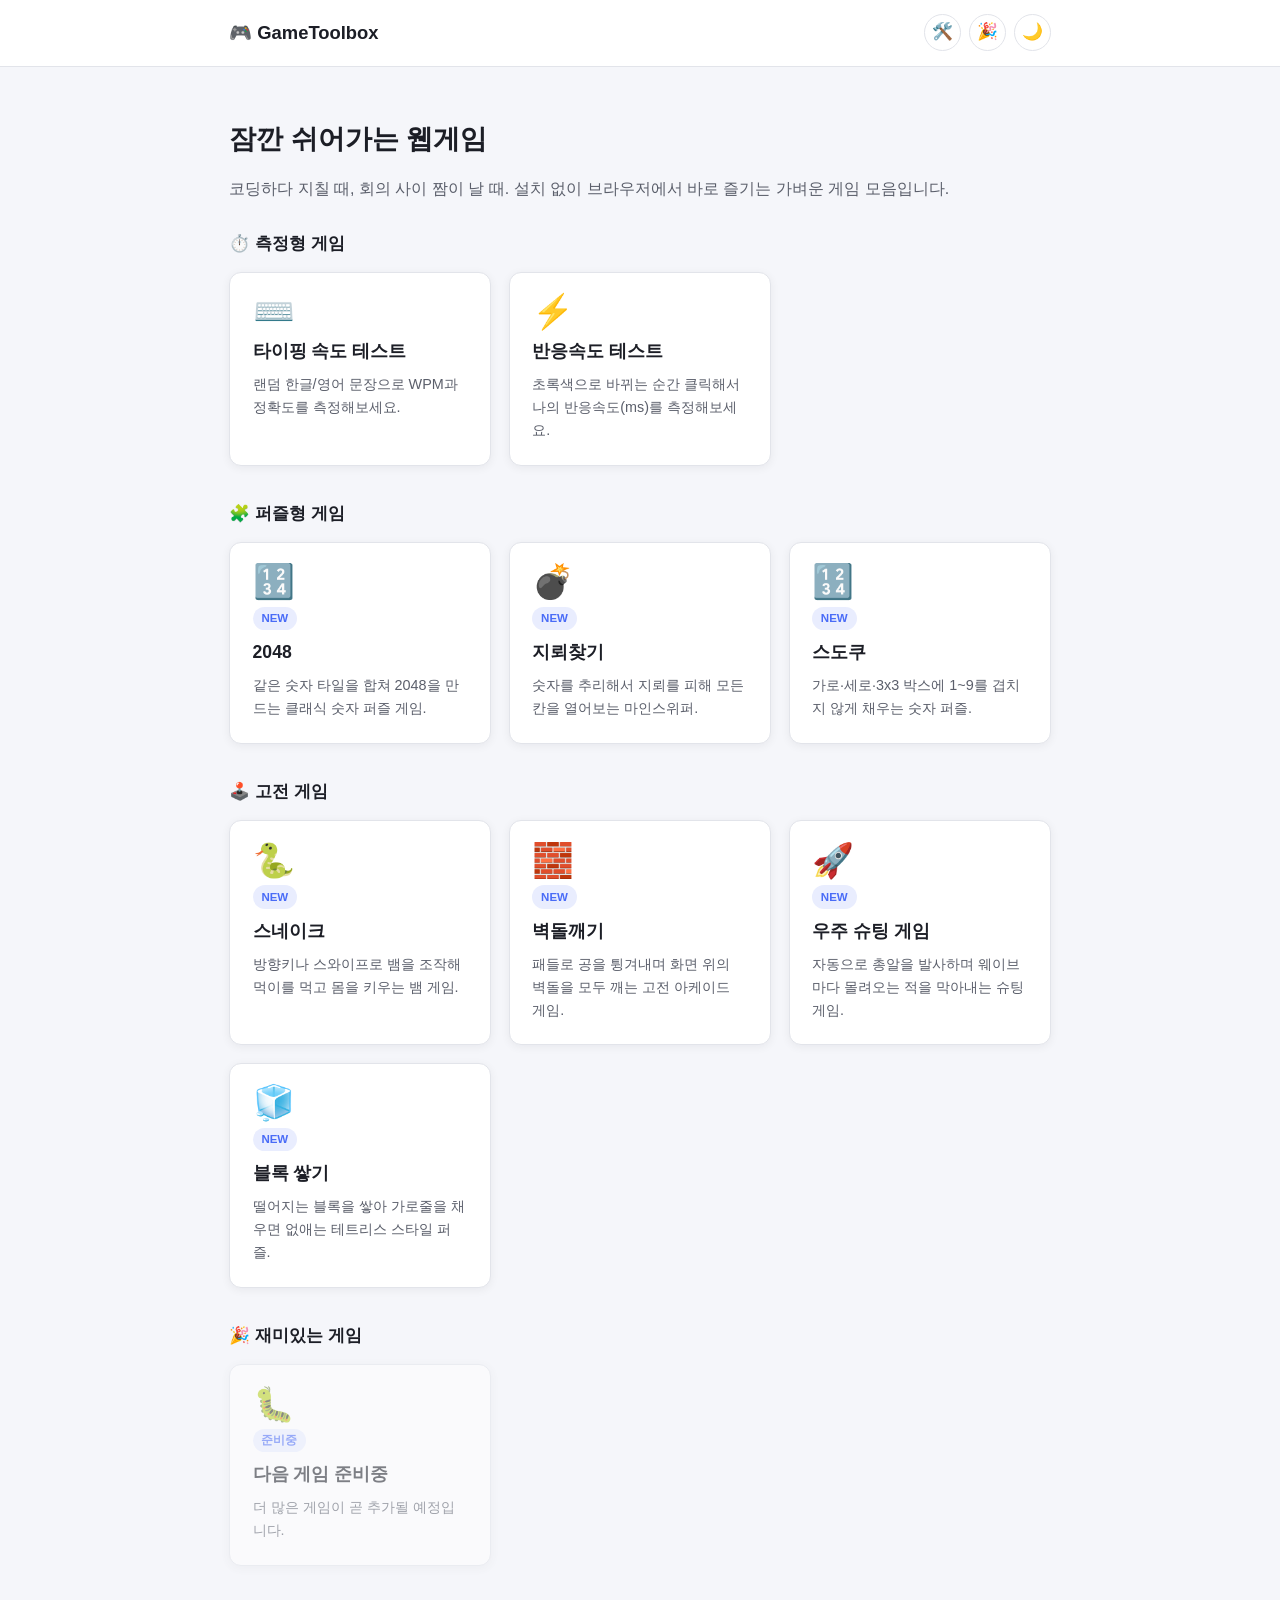
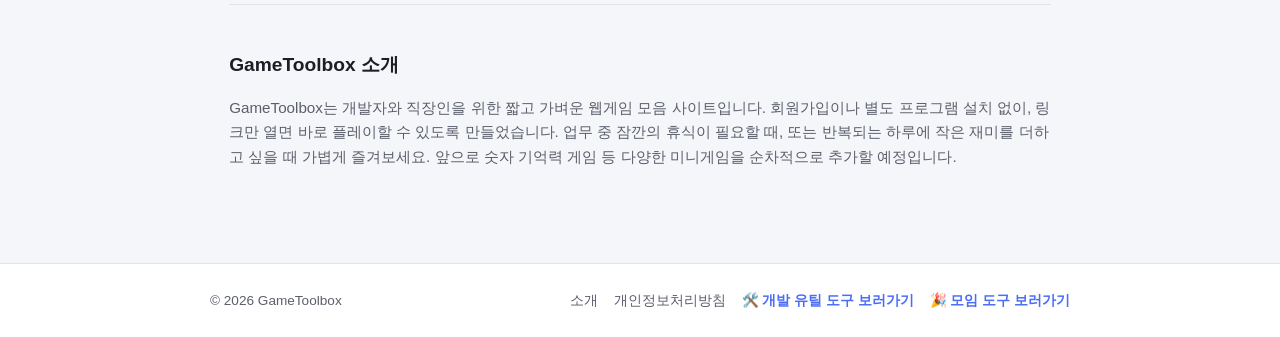
<file: index.html>
<!DOCTYPE html>
<html lang="ko">
<head>
<meta charset="UTF-8" />
<meta name="viewport" content="width=device-width, initial-scale=1.0" />
<title>GameToolbox - 개발자·직장인을 위한 웹게임 모음</title>
<meta name="description" content="설치 없이 브라우저에서 바로 즐기는 개발자·직장인 웹게임 모음. 타이핑 속도 테스트로 잠깐의 휴식과 실력 향상을 동시에 잡아보세요." />
<meta name="naver-site-verification" content="e8e539bc7d9bcc01f4ad1d94a92a0253d990b85f" />
<meta property="og:type" content="website" />
<meta property="og:site_name" content="GameToolbox" />
<meta property="og:locale" content="ko_KR" />
<meta property="og:url" content="https://game.makewithai.kr/" />
<meta property="og:title" content="GameToolbox - 개발자·직장인을 위한 웹게임 모음" />
<meta property="og:description" content="설치 없이 브라우저에서 바로 즐기는 개발자·직장인 웹게임 모음. 타이핑 속도 테스트로 잠깐의 휴식과 실력 향상을 동시에 잡아보세요." />
<meta property="og:image" content="https://game.makewithai.kr/assets/img/og-image.png" />
<meta property="og:image:width" content="1200" />
<meta property="og:image:height" content="630" />
<meta name="twitter:card" content="summary_large_image" />
<meta name="twitter:title" content="GameToolbox - 개발자·직장인을 위한 웹게임 모음" />
<meta name="twitter:description" content="설치 없이 브라우저에서 바로 즐기는 개발자·직장인 웹게임 모음. 타이핑 속도 테스트로 잠깐의 휴식과 실력 향상을 동시에 잡아보세요." />
<meta name="twitter:image" content="https://game.makewithai.kr/assets/img/og-image.png" />
<link rel="icon" type="image/svg+xml" href="assets/img/favicon.svg">
<link rel="stylesheet" href="assets/css/common.css" />
</head>
<body>

<header class="site-header">
  <nav class="nav">
    <a href="index.html" class="nav-brand">🎮 GameToolbox</a>
    <div class="nav-links">
      <a href="https://moraenymph-oss.github.io/devtoolbox/" class="icon-link" target="_blank" rel="noopener" title="개발 유틸 도구 보러가기" aria-label="개발 유틸 도구 보러가기">🛠️</a>
      <a href="https://moraenymph-oss.github.io/partytools-/" class="icon-link" target="_blank" rel="noopener" title="모임 도구 보러가기" aria-label="모임 도구 보러가기">🎉</a>
      <button type="button" class="theme-toggle" data-theme-toggle aria-label="다크모드 전환">🌙</button>
    </div>
  </nav>
</header>

<main>
  <h1 class="page-title">잠깐 쉬어가는 웹게임</h1>
  <p class="page-desc">코딩하다 지칠 때, 회의 사이 짬이 날 때. 설치 없이 브라우저에서 바로 즐기는 가벼운 게임 모음입니다.</p>

  <section class="game-category">
    <h2 class="category-title">⏱️ 측정형 게임</h2>
    <div class="game-grid">
      <a href="typing-test.html" class="game-card">
        <div class="game-icon">⌨️</div>
        <h3>타이핑 속도 테스트</h3>
        <p>랜덤 한글/영어 문장으로 WPM과 정확도를 측정해보세요.</p>
      </a>

      <a href="reaction-test.html" class="game-card">
        <div class="game-icon">⚡</div>
        <h3>반응속도 테스트</h3>
        <p>초록색으로 바뀌는 순간 클릭해서 나의 반응속도(ms)를 측정해보세요.</p>
      </a>
    </div>
  </section>

  <section class="game-category">
    <h2 class="category-title">🧩 퍼즐형 게임</h2>
    <div class="game-grid">
      <a href="2048.html" class="game-card">
        <div class="game-icon">🔢</div>
        <span class="badge">NEW</span>
        <h3>2048</h3>
        <p>같은 숫자 타일을 합쳐 2048을 만드는 클래식 숫자 퍼즐 게임.</p>
      </a>

      <a href="minesweeper.html" class="game-card">
        <div class="game-icon">💣</div>
        <span class="badge">NEW</span>
        <h3>지뢰찾기</h3>
        <p>숫자를 추리해서 지뢰를 피해 모든 칸을 열어보는 마인스위퍼.</p>
      </a>

      <a href="sudoku.html" class="game-card">
        <div class="game-icon">🔢</div>
        <span class="badge">NEW</span>
        <h3>스도쿠</h3>
        <p>가로·세로·3x3 박스에 1~9를 겹치지 않게 채우는 숫자 퍼즐.</p>
      </a>
    </div>
  </section>

  <section class="game-category">
    <h2 class="category-title">🕹️ 고전 게임</h2>
    <div class="game-grid">
      <a href="snake.html" class="game-card">
        <div class="game-icon">🐍</div>
        <span class="badge">NEW</span>
        <h3>스네이크</h3>
        <p>방향키나 스와이프로 뱀을 조작해 먹이를 먹고 몸을 키우는 뱀 게임.</p>
      </a>

      <a href="breakout.html" class="game-card">
        <div class="game-icon">🧱</div>
        <span class="badge">NEW</span>
        <h3>벽돌깨기</h3>
        <p>패들로 공을 튕겨내며 화면 위의 벽돌을 모두 깨는 고전 아케이드 게임.</p>
      </a>

      <a href="shooter.html" class="game-card">
        <div class="game-icon">🚀</div>
        <span class="badge">NEW</span>
        <h3>우주 슈팅 게임</h3>
        <p>자동으로 총알을 발사하며 웨이브마다 몰려오는 적을 막아내는 슈팅 게임.</p>
      </a>

      <a href="tetris.html" class="game-card">
        <div class="game-icon">🧊</div>
        <span class="badge">NEW</span>
        <h3>블록 쌓기</h3>
        <p>떨어지는 블록을 쌓아 가로줄을 채우면 없애는 테트리스 스타일 퍼즐.</p>
      </a>
    </div>
  </section>

  <section class="game-category">
    <h2 class="category-title">🎉 재미있는 게임</h2>
    <div class="game-grid">
      <div class="game-card coming-soon">
        <div class="game-icon">🐛</div>
        <span class="badge">준비중</span>
        <h3>다음 게임 준비중</h3>
        <p>더 많은 게임이 곧 추가될 예정입니다.</p>
      </div>
    </div>
  </section>

  <section class="info-section">
    <h2>GameToolbox 소개</h2>
    <p>
      GameToolbox는 개발자와 직장인을 위한 짧고 가벼운 웹게임 모음 사이트입니다.
      회원가입이나 별도 프로그램 설치 없이, 링크만 열면 바로 플레이할 수 있도록 만들었습니다.
      업무 중 잠깐의 휴식이 필요할 때, 또는 반복되는 하루에 작은 재미를 더하고 싶을 때 가볍게 즐겨보세요.
      앞으로 숫자 기억력 게임 등 다양한 미니게임을 순차적으로 추가할 예정입니다.
    </p>
  </section>
</main>

<footer class="site-footer">
  <div class="footer-inner">
    <span>&copy; 2026 GameToolbox</span>
    <div class="footer-links">
      <a href="about.html">소개</a>
      <a href="privacy.html">개인정보처리방침</a>
      <a href="https://moraenymph-oss.github.io/devtoolbox/" class="external" target="_blank" rel="noopener">🛠️ 개발 유틸 도구 보러가기</a>
      <a href="https://moraenymph-oss.github.io/partytools-/" class="external" target="_blank" rel="noopener">🎉 모임 도구 보러가기</a>
    </div>
  </div>
</footer>

<script src="assets/js/common.js"></script>
</body>
</html>
</file>
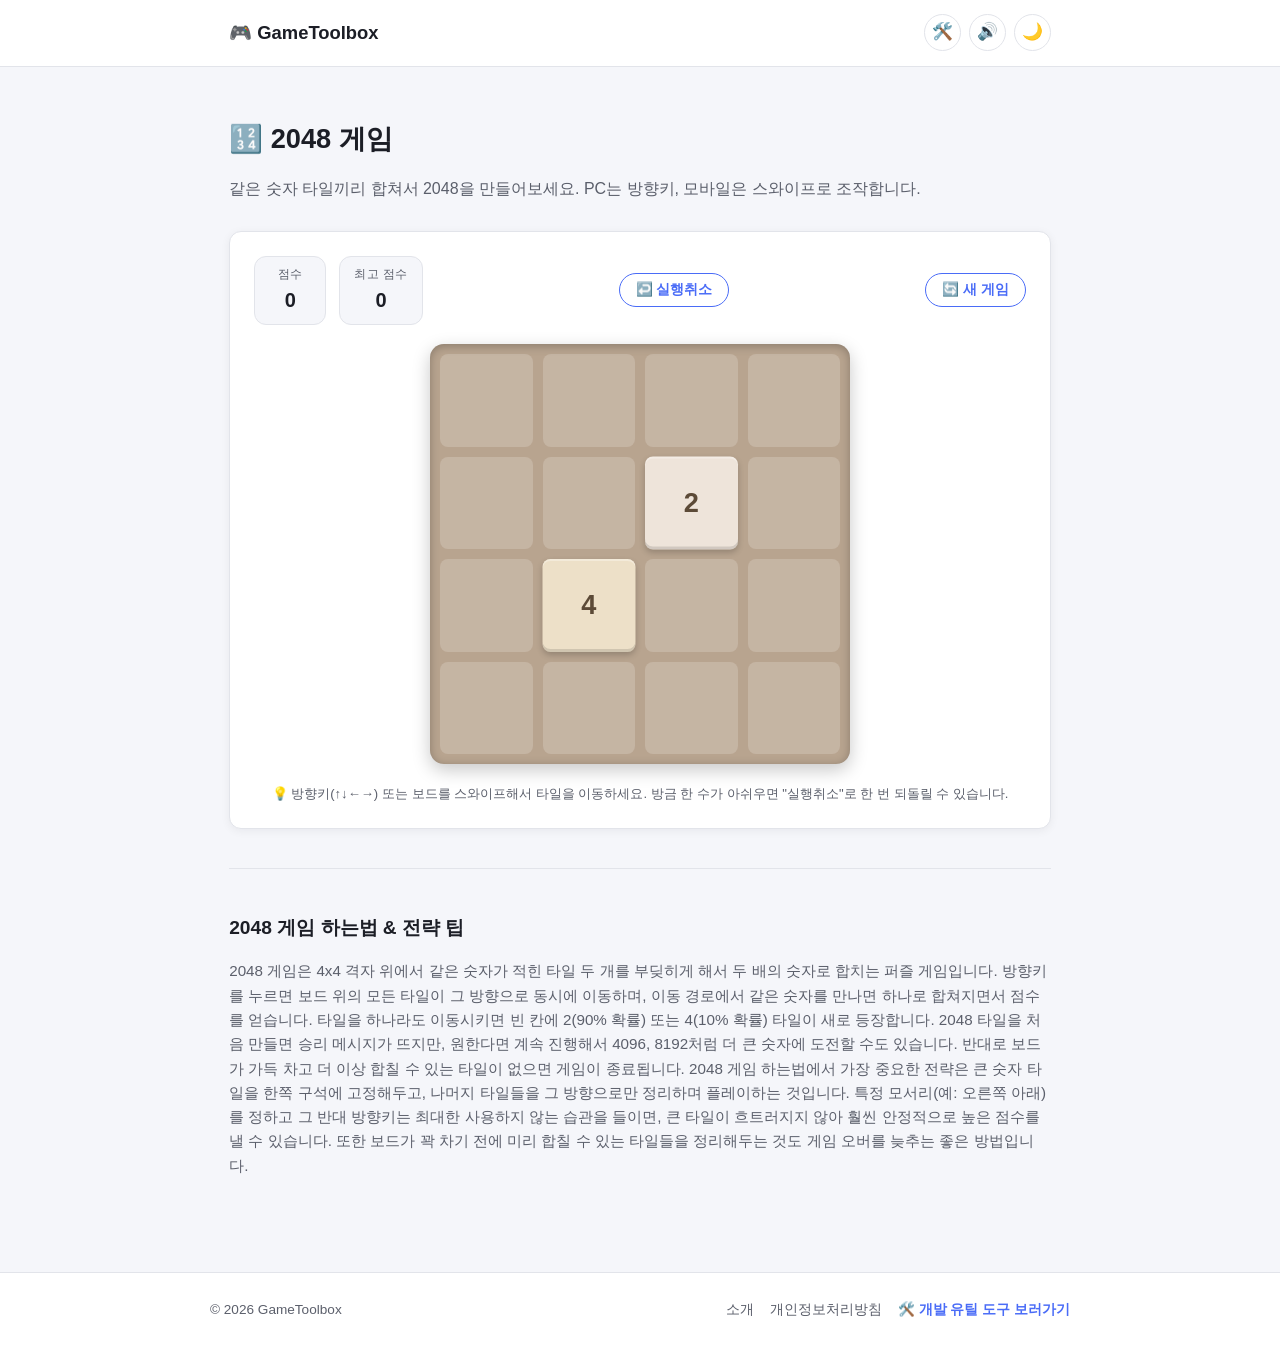
<file: 2048.html>
<!DOCTYPE html>
<html lang="ko">
<head>
<meta charset="UTF-8" />
<meta name="viewport" content="width=device-width, initial-scale=1.0" />
<title>2048 게임 - 온라인 무료 숫자 퍼즐 | GameToolbox</title>
<meta name="description" content="방향키나 스와이프로 타일을 합쳐 2048을 만드는 무료 온라인 2048 게임. 2048 게임 하는법과 전략 팁까지 한 페이지에서 확인하세요." />
<meta property="og:type" content="website" />
<meta property="og:site_name" content="GameToolbox" />
<meta property="og:locale" content="ko_KR" />
<meta property="og:url" content="https://game.makewithai.kr/2048.html" />
<meta property="og:title" content="2048 게임 - 온라인 무료 숫자 퍼즐 | GameToolbox" />
<meta property="og:description" content="방향키나 스와이프로 타일을 합쳐 2048을 만드는 무료 온라인 2048 게임. 2048 게임 하는법과 전략 팁까지 한 페이지에서 확인하세요." />
<meta property="og:image" content="https://game.makewithai.kr/assets/img/og-image.png" />
<meta property="og:image:width" content="1200" />
<meta property="og:image:height" content="630" />
<meta name="twitter:card" content="summary_large_image" />
<meta name="twitter:title" content="2048 게임 - 온라인 무료 숫자 퍼즐 | GameToolbox" />
<meta name="twitter:description" content="방향키나 스와이프로 타일을 합쳐 2048을 만드는 무료 온라인 2048 게임. 2048 게임 하는법과 전략 팁까지 한 페이지에서 확인하세요." />
<meta name="twitter:image" content="https://game.makewithai.kr/assets/img/og-image.png" />
<link rel="icon" type="image/svg+xml" href="assets/img/favicon.svg">
<link rel="stylesheet" href="assets/css/common.css" />
<link rel="stylesheet" href="games/2048/style.css" />
</head>
<body>

<header class="site-header">
  <nav class="nav">
    <a href="index.html" class="nav-brand">🎮 GameToolbox</a>
    <div class="nav-links">
      <a href="https://moraenymph-oss.github.io/devtoolbox/" class="icon-link" target="_blank" rel="noopener" title="개발 유틸 도구 보러가기" aria-label="개발 유틸 도구 보러가기">🛠️</a>
      <button type="button" class="theme-toggle" data-theme-toggle aria-label="다크모드 전환">🌙</button>
    </div>
  </nav>
</header>

<main>
  <h1 class="page-title">🔢 2048 게임</h1>
  <p class="page-desc">같은 숫자 타일끼리 합쳐서 2048을 만들어보세요. PC는 방향키, 모바일은 스와이프로 조작합니다.</p>

  <section id="game-2048" class="game-2048-app">
    <div class="panel">
      <div class="stat-bar">
        <div class="score-row">
          <div class="score-box">
            <span class="stat-label">점수</span>
            <span id="score-value" class="stat-value">0</span>
          </div>
          <div class="score-box">
            <span class="stat-label">최고 점수</span>
            <span id="best-value" class="stat-value">0</span>
          </div>
        </div>
        <button type="button" id="undo-btn" class="btn btn-outline btn-sm" disabled>↩️ 실행취소</button>
        <button type="button" id="restart-btn-top" class="btn btn-outline btn-sm">🔄 새 게임</button>
      </div>

      <div class="board-wrap">
        <div id="board-2048" class="board-2048">
          <div id="grid-bg" class="grid-bg"></div>
          <div id="tile-layer" class="tile-layer"></div>

          <div id="board-overlay" class="game-overlay" hidden>
            <div class="overlay-card">
              <h3 id="overlay-title">결과</h3>
              <p id="overlay-desc"></p>
              <div class="ad-slot">광고 영역 (Google AdSense 등)</div>
              <div id="overlay-actions" class="overlay-actions"></div>
            </div>
          </div>
        </div>
      </div>

      <p class="hint">💡 방향키(↑↓←→) 또는 보드를 스와이프해서 타일을 이동하세요. 방금 한 수가 아쉬우면 "실행취소"로 한 번 되돌릴 수 있습니다.</p>
    </div>
  </section>

  <section class="info-section">
    <h2>2048 게임 하는법 &amp; 전략 팁</h2>
    <p>
      2048 게임은 4x4 격자 위에서 같은 숫자가 적힌 타일 두 개를 부딪히게 해서 두 배의 숫자로 합치는 퍼즐 게임입니다.
      방향키를 누르면 보드 위의 모든 타일이 그 방향으로 동시에 이동하며, 이동 경로에서 같은 숫자를 만나면 하나로
      합쳐지면서 점수를 얻습니다. 타일을 하나라도 이동시키면 빈 칸에 2(90% 확률) 또는 4(10% 확률) 타일이 새로
      등장합니다. 2048 타일을 처음 만들면 승리 메시지가 뜨지만, 원한다면 계속 진행해서 4096, 8192처럼 더 큰
      숫자에 도전할 수도 있습니다. 반대로 보드가 가득 차고 더 이상 합칠 수 있는 타일이 없으면 게임이 종료됩니다.
      2048 게임 하는법에서 가장 중요한 전략은 큰 숫자 타일을 한쪽 구석에 고정해두고, 나머지 타일들을 그 방향으로만
      정리하며 플레이하는 것입니다. 특정 모서리(예: 오른쪽 아래)를 정하고 그 반대 방향키는 최대한 사용하지 않는
      습관을 들이면, 큰 타일이 흐트러지지 않아 훨씬 안정적으로 높은 점수를 낼 수 있습니다. 또한 보드가 꽉 차기
      전에 미리 합칠 수 있는 타일들을 정리해두는 것도 게임 오버를 늦추는 좋은 방법입니다.
    </p>
  </section>
</main>

<footer class="site-footer">
  <div class="footer-inner">
    <span>&copy; 2026 GameToolbox</span>
    <div class="footer-links">
      <a href="about.html">소개</a>
      <a href="privacy.html">개인정보처리방침</a>
      <a href="https://moraenymph-oss.github.io/devtoolbox/" class="external" target="_blank" rel="noopener">🛠️ 개발 유틸 도구 보러가기</a>
    </div>
  </div>
</footer>

<script src="assets/js/common.js"></script>
<script src="assets/js/sfx.js"></script>
<script src="games/2048/script.js"></script>
</body>
</html>
</file>
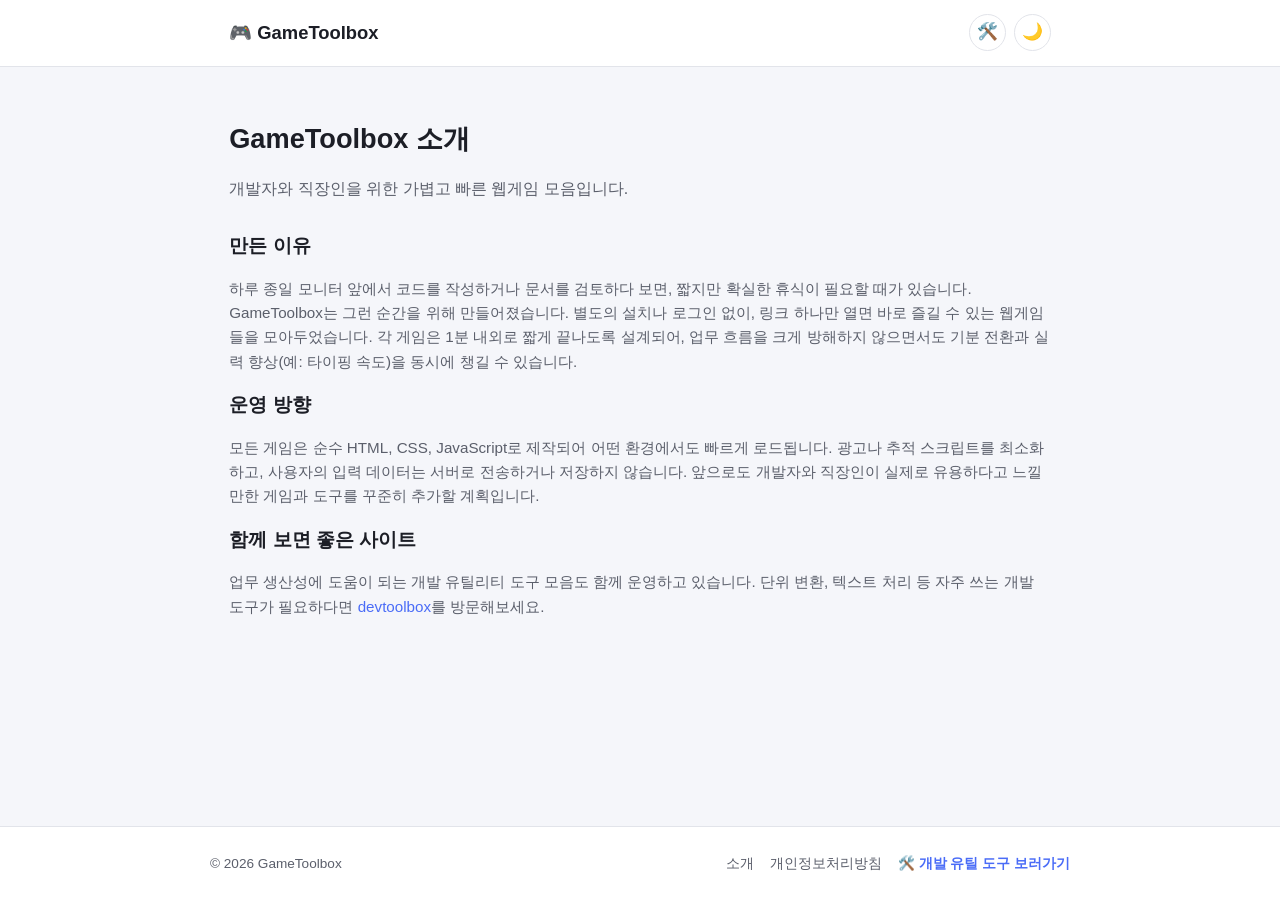
<file: about.html>
<!DOCTYPE html>
<html lang="ko">
<head>
<meta charset="UTF-8" />
<meta name="viewport" content="width=device-width, initial-scale=1.0" />
<title>사이트 소개 - GameToolbox</title>
<meta name="description" content="GameToolbox는 개발자와 직장인을 위한 설치 없는 브라우저 웹게임 모음 사이트입니다. 만든 목적과 운영 방향을 소개합니다." />
<meta property="og:type" content="website" />
<meta property="og:site_name" content="GameToolbox" />
<meta property="og:locale" content="ko_KR" />
<meta property="og:url" content="https://game.makewithai.kr/about.html" />
<meta property="og:title" content="사이트 소개 - GameToolbox" />
<meta property="og:description" content="GameToolbox는 개발자와 직장인을 위한 설치 없는 브라우저 웹게임 모음 사이트입니다. 만든 목적과 운영 방향을 소개합니다." />
<meta property="og:image" content="https://game.makewithai.kr/assets/img/og-image.png" />
<meta property="og:image:width" content="1200" />
<meta property="og:image:height" content="630" />
<meta name="twitter:card" content="summary_large_image" />
<meta name="twitter:title" content="사이트 소개 - GameToolbox" />
<meta name="twitter:description" content="GameToolbox는 개발자와 직장인을 위한 설치 없는 브라우저 웹게임 모음 사이트입니다. 만든 목적과 운영 방향을 소개합니다." />
<meta name="twitter:image" content="https://game.makewithai.kr/assets/img/og-image.png" />
<link rel="icon" type="image/svg+xml" href="assets/img/favicon.svg">
<link rel="stylesheet" href="assets/css/common.css" />
</head>
<body>

<header class="site-header">
  <nav class="nav">
    <a href="index.html" class="nav-brand">🎮 GameToolbox</a>
    <div class="nav-links">
      <a href="https://moraenymph-oss.github.io/devtoolbox/" class="icon-link" target="_blank" rel="noopener" title="개발 유틸 도구 보러가기" aria-label="개발 유틸 도구 보러가기">🛠️</a>
      <button type="button" class="theme-toggle" data-theme-toggle aria-label="다크모드 전환">🌙</button>
    </div>
  </nav>
</header>

<main>
  <h1 class="page-title">GameToolbox 소개</h1>
  <p class="page-desc">개발자와 직장인을 위한 가볍고 빠른 웹게임 모음입니다.</p>

  <section class="info-section" style="margin-top:0;border-top:none;padding-top:0;">
    <h2>만든 이유</h2>
    <p>
      하루 종일 모니터 앞에서 코드를 작성하거나 문서를 검토하다 보면, 짧지만 확실한 휴식이 필요할 때가 있습니다.
      GameToolbox는 그런 순간을 위해 만들어졌습니다. 별도의 설치나 로그인 없이, 링크 하나만 열면 바로 즐길 수 있는
      웹게임들을 모아두었습니다. 각 게임은 1분 내외로 짧게 끝나도록 설계되어, 업무 흐름을 크게 방해하지 않으면서도
      기분 전환과 실력 향상(예: 타이핑 속도)을 동시에 챙길 수 있습니다.
    </p>

    <h2>운영 방향</h2>
    <p>
      모든 게임은 순수 HTML, CSS, JavaScript로 제작되어 어떤 환경에서도 빠르게 로드됩니다.
      광고나 추적 스크립트를 최소화하고, 사용자의 입력 데이터는 서버로 전송하거나 저장하지 않습니다.
      앞으로도 개발자와 직장인이 실제로 유용하다고 느낄 만한 게임과 도구를 꾸준히 추가할 계획입니다.
    </p>

    <h2>함께 보면 좋은 사이트</h2>
    <p>
      업무 생산성에 도움이 되는 개발 유틸리티 도구 모음도 함께 운영하고 있습니다.
      단위 변환, 텍스트 처리 등 자주 쓰는 개발 도구가 필요하다면
      <a href="https://moraenymph-oss.github.io/devtoolbox/" target="_blank" rel="noopener">devtoolbox</a>를 방문해보세요.
    </p>
  </section>
</main>

<footer class="site-footer">
  <div class="footer-inner">
    <span>&copy; 2026 GameToolbox</span>
    <div class="footer-links">
      <a href="about.html">소개</a>
      <a href="privacy.html">개인정보처리방침</a>
      <a href="https://moraenymph-oss.github.io/devtoolbox/" class="external" target="_blank" rel="noopener">🛠️ 개발 유틸 도구 보러가기</a>
    </div>
  </div>
</footer>

<script src="assets/js/common.js"></script>
</body>
</html>
</file>
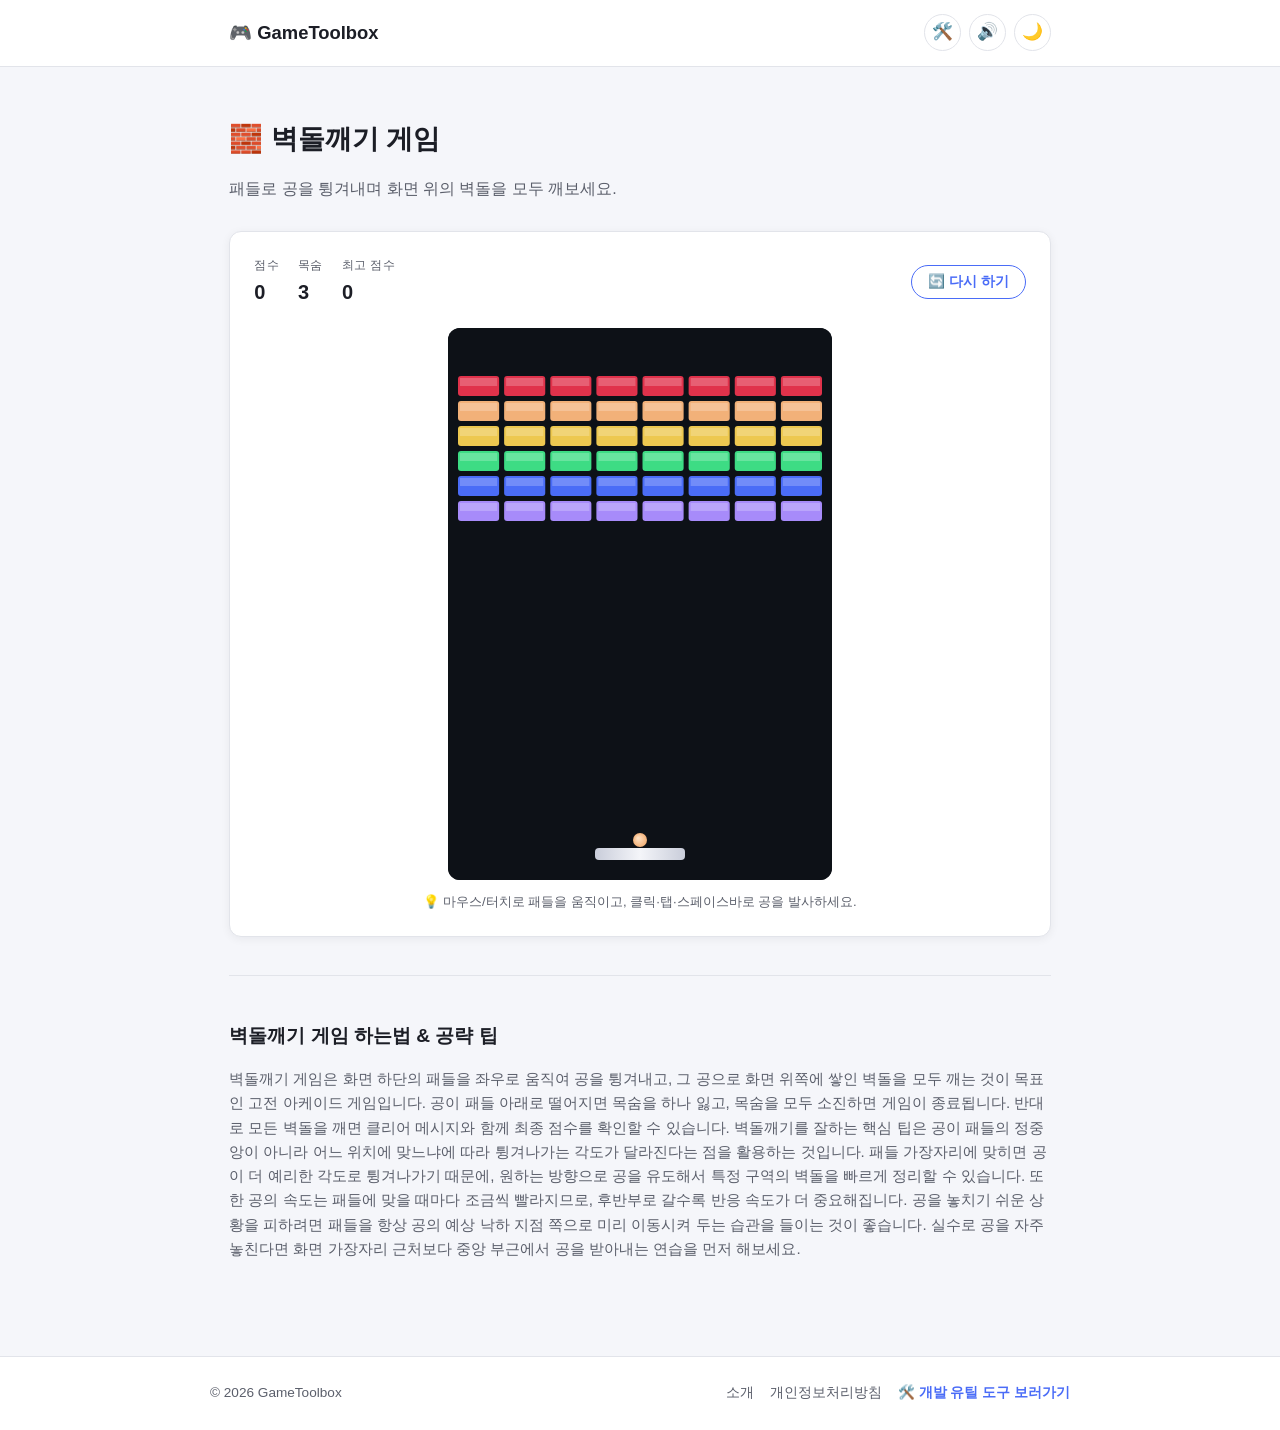
<file: breakout.html>
<!DOCTYPE html>
<html lang="ko">
<head>
<meta charset="UTF-8" />
<meta name="viewport" content="width=device-width, initial-scale=1.0" />
<title>벽돌깨기 게임 - 무료 온라인 게임 | GameToolbox</title>
<meta name="description" content="마우스나 터치로 패들을 움직여 공을 튕겨내며 벽돌을 깨는 무료 온라인 벽돌깨기 게임. 모든 벽돌을 깨면 클리어, 공을 놓치면 게임 오버입니다." />
<meta property="og:type" content="website" />
<meta property="og:site_name" content="GameToolbox" />
<meta property="og:locale" content="ko_KR" />
<meta property="og:url" content="https://game.makewithai.kr/breakout.html" />
<meta property="og:title" content="벽돌깨기 게임 - 무료 온라인 게임 | GameToolbox" />
<meta property="og:description" content="마우스나 터치로 패들을 움직여 공을 튕겨내며 벽돌을 깨는 무료 온라인 벽돌깨기 게임. 모든 벽돌을 깨면 클리어, 공을 놓치면 게임 오버입니다." />
<meta property="og:image" content="https://game.makewithai.kr/assets/img/og-image.png" />
<meta property="og:image:width" content="1200" />
<meta property="og:image:height" content="630" />
<meta name="twitter:card" content="summary_large_image" />
<meta name="twitter:title" content="벽돌깨기 게임 - 무료 온라인 게임 | GameToolbox" />
<meta name="twitter:description" content="마우스나 터치로 패들을 움직여 공을 튕겨내며 벽돌을 깨는 무료 온라인 벽돌깨기 게임. 모든 벽돌을 깨면 클리어, 공을 놓치면 게임 오버입니다." />
<meta name="twitter:image" content="https://game.makewithai.kr/assets/img/og-image.png" />
<link rel="icon" type="image/svg+xml" href="assets/img/favicon.svg">
<link rel="stylesheet" href="assets/css/common.css" />
<link rel="stylesheet" href="games/breakout/style.css" />
</head>
<body>

<header class="site-header">
  <nav class="nav">
    <a href="index.html" class="nav-brand">🎮 GameToolbox</a>
    <div class="nav-links">
      <a href="https://moraenymph-oss.github.io/devtoolbox/" class="icon-link" target="_blank" rel="noopener" title="개발 유틸 도구 보러가기" aria-label="개발 유틸 도구 보러가기">🛠️</a>
      <button type="button" class="theme-toggle" data-theme-toggle aria-label="다크모드 전환">🌙</button>
    </div>
  </nav>
</header>

<main>
  <h1 class="page-title">🧱 벽돌깨기 게임</h1>
  <p class="page-desc">패들로 공을 튕겨내며 화면 위의 벽돌을 모두 깨보세요.</p>

  <section id="breakout-game" class="arcade-app">
    <div class="panel">
      <div class="stat-bar arcade-controls">
        <div class="stat">
          <span class="stat-label">점수</span>
          <span id="score-value" class="stat-value">0</span>
        </div>
        <div class="stat">
          <span class="stat-label">목숨</span>
          <span id="lives-value" class="stat-value">3</span>
        </div>
        <div class="stat">
          <span class="stat-label">최고 점수</span>
          <span id="best-value" class="stat-value">0</span>
        </div>
        <button type="button" id="restart-btn-top" class="btn btn-outline btn-sm">🔄 다시 하기</button>
      </div>

      <div id="arcade-wrap" class="arcade-wrap">
        <canvas id="game-canvas" class="arcade-screen"></canvas>
        <div id="arcade-overlay" class="game-overlay" hidden>
          <div class="overlay-card">
            <h3 id="overlay-title">결과</h3>
            <p id="overlay-desc"></p>
            <div class="ad-slot">광고 영역 (Google AdSense 등)</div>
            <div id="overlay-actions" class="overlay-actions"></div>
          </div>
        </div>
      </div>

      <p class="hint">💡 마우스/터치로 패들을 움직이고, 클릭·탭·스페이스바로 공을 발사하세요.</p>
    </div>
  </section>

  <section class="info-section">
    <h2>벽돌깨기 게임 하는법 &amp; 공략 팁</h2>
    <p>
      벽돌깨기 게임은 화면 하단의 패들을 좌우로 움직여 공을 튕겨내고, 그 공으로 화면 위쪽에 쌓인 벽돌을 모두
      깨는 것이 목표인 고전 아케이드 게임입니다. 공이 패들 아래로 떨어지면 목숨을 하나 잃고, 목숨을 모두
      소진하면 게임이 종료됩니다. 반대로 모든 벽돌을 깨면 클리어 메시지와 함께 최종 점수를 확인할 수 있습니다.
      벽돌깨기를 잘하는 핵심 팁은 공이 패들의 정중앙이 아니라 어느 위치에 맞느냐에 따라 튕겨나가는 각도가
      달라진다는 점을 활용하는 것입니다. 패들 가장자리에 맞히면 공이 더 예리한 각도로 튕겨나가기 때문에,
      원하는 방향으로 공을 유도해서 특정 구역의 벽돌을 빠르게 정리할 수 있습니다. 또한 공의 속도는 패들에
      맞을 때마다 조금씩 빨라지므로, 후반부로 갈수록 반응 속도가 더 중요해집니다. 공을 놓치기 쉬운 상황을
      피하려면 패들을 항상 공의 예상 낙하 지점 쪽으로 미리 이동시켜 두는 습관을 들이는 것이 좋습니다. 실수로
      공을 자주 놓친다면 화면 가장자리 근처보다 중앙 부근에서 공을 받아내는 연습을 먼저 해보세요.
    </p>
  </section>
</main>

<footer class="site-footer">
  <div class="footer-inner">
    <span>&copy; 2026 GameToolbox</span>
    <div class="footer-links">
      <a href="about.html">소개</a>
      <a href="privacy.html">개인정보처리방침</a>
      <a href="https://moraenymph-oss.github.io/devtoolbox/" class="external" target="_blank" rel="noopener">🛠️ 개발 유틸 도구 보러가기</a>
    </div>
  </div>
</footer>

<script src="assets/js/common.js"></script>
<script src="assets/js/sfx.js"></script>
<script src="games/breakout/script.js"></script>
</body>
</html>
</file>
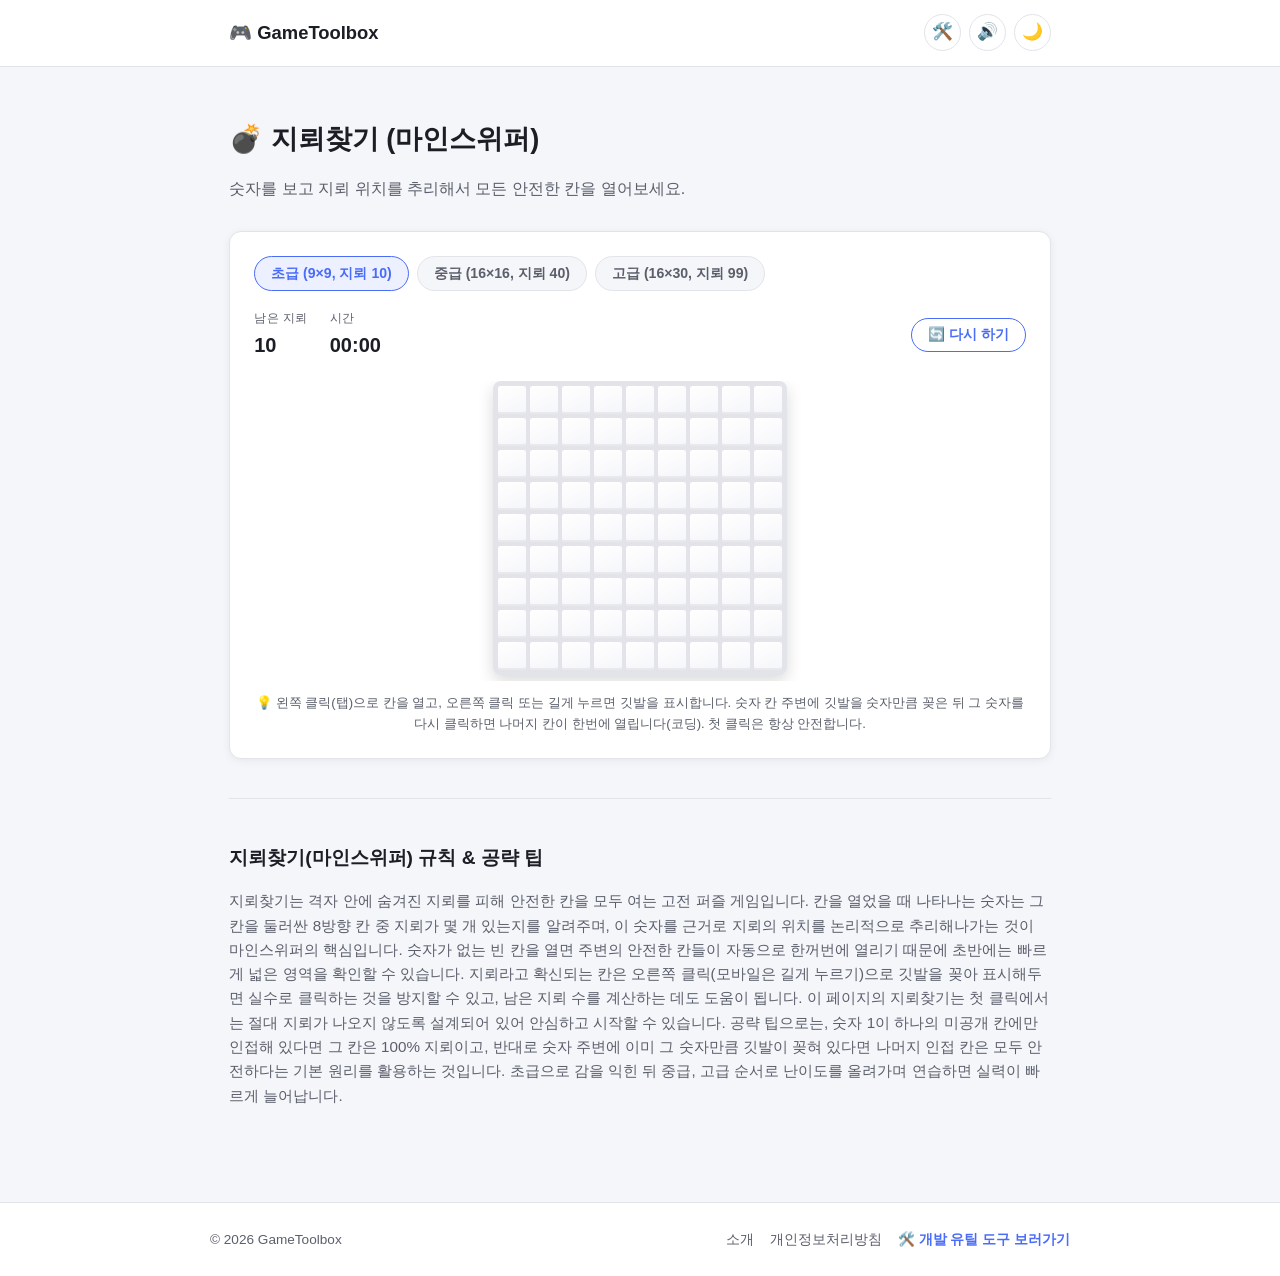
<file: minesweeper.html>
<!DOCTYPE html>
<html lang="ko">
<head>
<meta charset="UTF-8" />
<meta name="viewport" content="width=device-width, initial-scale=1.0" />
<title>지뢰찾기 (마인스위퍼) - 무료 온라인 게임 | GameToolbox</title>
<meta name="description" content="초급/중급/고급 난이도를 선택해서 즐기는 무료 온라인 지뢰찾기(마인스위퍼). 첫 클릭은 항상 안전하며, 모바일에서는 길게 눌러 깃발을 표시할 수 있습니다." />
<meta property="og:type" content="website" />
<meta property="og:site_name" content="GameToolbox" />
<meta property="og:locale" content="ko_KR" />
<meta property="og:url" content="https://game.makewithai.kr/minesweeper.html" />
<meta property="og:title" content="지뢰찾기 (마인스위퍼) - 무료 온라인 게임 | GameToolbox" />
<meta property="og:description" content="초급/중급/고급 난이도를 선택해서 즐기는 무료 온라인 지뢰찾기(마인스위퍼). 첫 클릭은 항상 안전하며, 모바일에서는 길게 눌러 깃발을 표시할 수 있습니다." />
<meta property="og:image" content="https://game.makewithai.kr/assets/img/og-image.png" />
<meta property="og:image:width" content="1200" />
<meta property="og:image:height" content="630" />
<meta name="twitter:card" content="summary_large_image" />
<meta name="twitter:title" content="지뢰찾기 (마인스위퍼) - 무료 온라인 게임 | GameToolbox" />
<meta name="twitter:description" content="초급/중급/고급 난이도를 선택해서 즐기는 무료 온라인 지뢰찾기(마인스위퍼). 첫 클릭은 항상 안전하며, 모바일에서는 길게 눌러 깃발을 표시할 수 있습니다." />
<meta name="twitter:image" content="https://game.makewithai.kr/assets/img/og-image.png" />
<link rel="icon" type="image/svg+xml" href="assets/img/favicon.svg">
<link rel="stylesheet" href="assets/css/common.css" />
<link rel="stylesheet" href="games/minesweeper/style.css" />
</head>
<body>

<header class="site-header">
  <nav class="nav">
    <a href="index.html" class="nav-brand">🎮 GameToolbox</a>
    <div class="nav-links">
      <a href="https://moraenymph-oss.github.io/devtoolbox/" class="icon-link" target="_blank" rel="noopener" title="개발 유틸 도구 보러가기" aria-label="개발 유틸 도구 보러가기">🛠️</a>
      <button type="button" class="theme-toggle" data-theme-toggle aria-label="다크모드 전환">🌙</button>
    </div>
  </nav>
</header>

<main>
  <h1 class="page-title">💣 지뢰찾기 (마인스위퍼)</h1>
  <p class="page-desc">숫자를 보고 지뢰 위치를 추리해서 모든 안전한 칸을 열어보세요.</p>

  <section id="minesweeper-game" class="minesweeper-app">
    <div class="panel">
      <div class="difficulty-row">
        <button type="button" class="difficulty-btn active" data-difficulty="beginner">초급 (9×9, 지뢰 10)</button>
        <button type="button" class="difficulty-btn" data-difficulty="intermediate">중급 (16×16, 지뢰 40)</button>
        <button type="button" class="difficulty-btn" data-difficulty="expert">고급 (16×30, 지뢰 99)</button>
      </div>

      <div class="stat-bar">
        <div class="stat">
          <span class="stat-label">남은 지뢰</span>
          <span id="mines-left" class="stat-value">10</span>
        </div>
        <div class="stat">
          <span class="stat-label">시간</span>
          <span id="timer-value" class="stat-value">00:00</span>
        </div>
        <button type="button" id="restart-btn-top" class="btn btn-outline btn-sm">🔄 다시 하기</button>
      </div>

      <div class="board-scroll">
        <div class="mine-board-wrap">
          <div id="mine-board" class="mine-board"></div>
          <div id="ms-overlay" class="game-overlay" hidden>
            <div class="overlay-card">
              <h3 id="ms-overlay-title">결과</h3>
              <p id="ms-overlay-desc"></p>
              <div class="ad-slot">광고 영역 (Google AdSense 등)</div>
              <div id="ms-overlay-actions" class="overlay-actions"></div>
            </div>
          </div>
        </div>
      </div>

      <p class="hint">💡 왼쪽 클릭(탭)으로 칸을 열고, 오른쪽 클릭 또는 길게 누르면 깃발을 표시합니다. 숫자 칸 주변에 깃발을 숫자만큼 꽂은 뒤 그 숫자를 다시 클릭하면 나머지 칸이 한번에 열립니다(코딩). 첫 클릭은 항상 안전합니다.</p>
    </div>
  </section>

  <section class="info-section">
    <h2>지뢰찾기(마인스위퍼) 규칙 &amp; 공략 팁</h2>
    <p>
      지뢰찾기는 격자 안에 숨겨진 지뢰를 피해 안전한 칸을 모두 여는 고전 퍼즐 게임입니다. 칸을 열었을 때 나타나는
      숫자는 그 칸을 둘러싼 8방향 칸 중 지뢰가 몇 개 있는지를 알려주며, 이 숫자를 근거로 지뢰의 위치를 논리적으로
      추리해나가는 것이 마인스위퍼의 핵심입니다. 숫자가 없는 빈 칸을 열면 주변의 안전한 칸들이 자동으로 한꺼번에
      열리기 때문에 초반에는 빠르게 넓은 영역을 확인할 수 있습니다. 지뢰라고 확신되는 칸은 오른쪽 클릭(모바일은
      길게 누르기)으로 깃발을 꽂아 표시해두면 실수로 클릭하는 것을 방지할 수 있고, 남은 지뢰 수를 계산하는 데도
      도움이 됩니다. 이 페이지의 지뢰찾기는 첫 클릭에서는 절대 지뢰가 나오지 않도록 설계되어 있어 안심하고 시작할
      수 있습니다. 공략 팁으로는, 숫자 1이 하나의 미공개 칸에만 인접해 있다면 그 칸은 100% 지뢰이고, 반대로 숫자
      주변에 이미 그 숫자만큼 깃발이 꽂혀 있다면 나머지 인접 칸은 모두 안전하다는 기본 원리를 활용하는 것입니다.
      초급으로 감을 익힌 뒤 중급, 고급 순서로 난이도를 올려가며 연습하면 실력이 빠르게 늘어납니다.
    </p>
  </section>
</main>

<footer class="site-footer">
  <div class="footer-inner">
    <span>&copy; 2026 GameToolbox</span>
    <div class="footer-links">
      <a href="about.html">소개</a>
      <a href="privacy.html">개인정보처리방침</a>
      <a href="https://moraenymph-oss.github.io/devtoolbox/" class="external" target="_blank" rel="noopener">🛠️ 개발 유틸 도구 보러가기</a>
    </div>
  </div>
</footer>

<script src="assets/js/common.js"></script>
<script src="assets/js/sfx.js"></script>
<script src="games/minesweeper/script.js"></script>
</body>
</html>
</file>
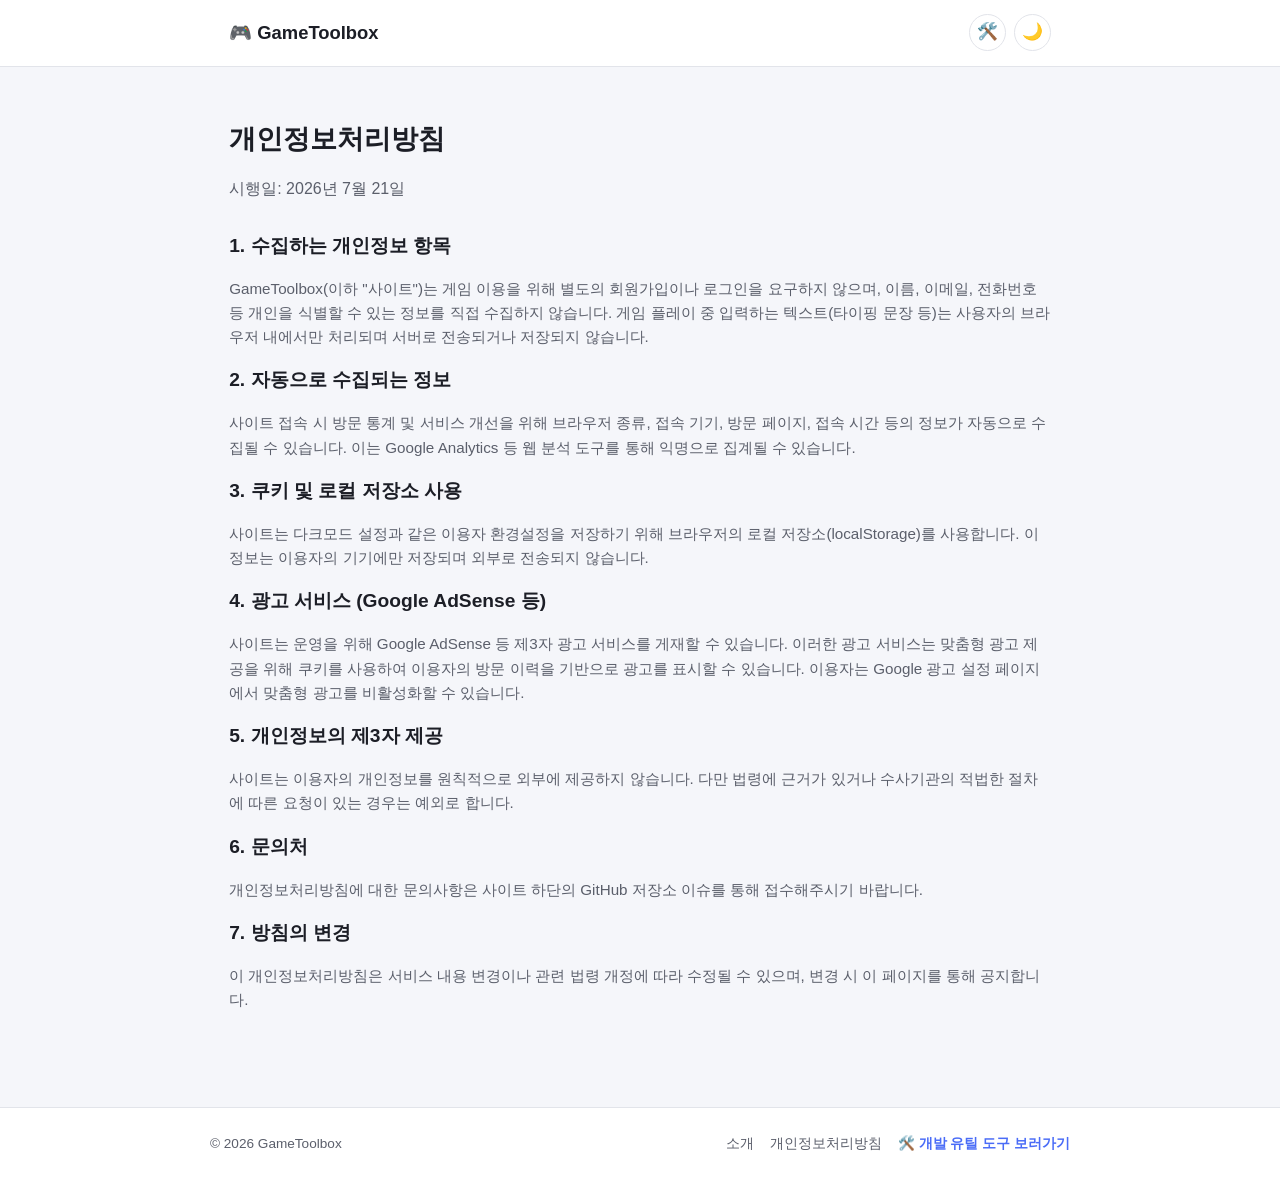
<file: privacy.html>
<!DOCTYPE html>
<html lang="ko">
<head>
<meta charset="UTF-8" />
<meta name="viewport" content="width=device-width, initial-scale=1.0" />
<title>개인정보처리방침 - GameToolbox</title>
<meta name="description" content="GameToolbox의 개인정보처리방침입니다. 수집하는 정보, 쿠키 및 광고 사용, 이용자의 권리에 대해 안내합니다." />
<meta property="og:type" content="website" />
<meta property="og:site_name" content="GameToolbox" />
<meta property="og:locale" content="ko_KR" />
<meta property="og:url" content="https://game.makewithai.kr/privacy.html" />
<meta property="og:title" content="개인정보처리방침 - GameToolbox" />
<meta property="og:description" content="GameToolbox의 개인정보처리방침입니다. 수집하는 정보, 쿠키 및 광고 사용, 이용자의 권리에 대해 안내합니다." />
<meta property="og:image" content="https://game.makewithai.kr/assets/img/og-image.png" />
<meta property="og:image:width" content="1200" />
<meta property="og:image:height" content="630" />
<meta name="twitter:card" content="summary_large_image" />
<meta name="twitter:title" content="개인정보처리방침 - GameToolbox" />
<meta name="twitter:description" content="GameToolbox의 개인정보처리방침입니다. 수집하는 정보, 쿠키 및 광고 사용, 이용자의 권리에 대해 안내합니다." />
<meta name="twitter:image" content="https://game.makewithai.kr/assets/img/og-image.png" />
<link rel="icon" type="image/svg+xml" href="assets/img/favicon.svg">
<link rel="stylesheet" href="assets/css/common.css" />
</head>
<body>

<header class="site-header">
  <nav class="nav">
    <a href="index.html" class="nav-brand">🎮 GameToolbox</a>
    <div class="nav-links">
      <a href="https://moraenymph-oss.github.io/devtoolbox/" class="icon-link" target="_blank" rel="noopener" title="개발 유틸 도구 보러가기" aria-label="개발 유틸 도구 보러가기">🛠️</a>
      <button type="button" class="theme-toggle" data-theme-toggle aria-label="다크모드 전환">🌙</button>
    </div>
  </nav>
</header>

<main>
  <h1 class="page-title">개인정보처리방침</h1>
  <p class="page-desc">시행일: 2026년 7월 21일</p>

  <section class="info-section" style="margin-top:0;border-top:none;padding-top:0;">
    <h2>1. 수집하는 개인정보 항목</h2>
    <p>
      GameToolbox(이하 "사이트")는 게임 이용을 위해 별도의 회원가입이나 로그인을 요구하지 않으며,
      이름, 이메일, 전화번호 등 개인을 식별할 수 있는 정보를 직접 수집하지 않습니다.
      게임 플레이 중 입력하는 텍스트(타이핑 문장 등)는 사용자의 브라우저 내에서만 처리되며 서버로 전송되거나 저장되지 않습니다.
    </p>

    <h2>2. 자동으로 수집되는 정보</h2>
    <p>
      사이트 접속 시 방문 통계 및 서비스 개선을 위해 브라우저 종류, 접속 기기, 방문 페이지, 접속 시간 등의
      정보가 자동으로 수집될 수 있습니다. 이는 Google Analytics 등 웹 분석 도구를 통해 익명으로 집계될 수 있습니다.
    </p>

    <h2>3. 쿠키 및 로컬 저장소 사용</h2>
    <p>
      사이트는 다크모드 설정과 같은 이용자 환경설정을 저장하기 위해 브라우저의 로컬 저장소(localStorage)를 사용합니다.
      이 정보는 이용자의 기기에만 저장되며 외부로 전송되지 않습니다.
    </p>

    <h2>4. 광고 서비스 (Google AdSense 등)</h2>
    <p>
      사이트는 운영을 위해 Google AdSense 등 제3자 광고 서비스를 게재할 수 있습니다.
      이러한 광고 서비스는 맞춤형 광고 제공을 위해 쿠키를 사용하여 이용자의 방문 이력을 기반으로 광고를 표시할 수 있습니다.
      이용자는 Google 광고 설정 페이지에서 맞춤형 광고를 비활성화할 수 있습니다.
    </p>

    <h2>5. 개인정보의 제3자 제공</h2>
    <p>
      사이트는 이용자의 개인정보를 원칙적으로 외부에 제공하지 않습니다.
      다만 법령에 근거가 있거나 수사기관의 적법한 절차에 따른 요청이 있는 경우는 예외로 합니다.
    </p>

    <h2>6. 문의처</h2>
    <p>
      개인정보처리방침에 대한 문의사항은 사이트 하단의 GitHub 저장소 이슈를 통해 접수해주시기 바랍니다.
    </p>

    <h2>7. 방침의 변경</h2>
    <p>
      이 개인정보처리방침은 서비스 내용 변경이나 관련 법령 개정에 따라 수정될 수 있으며,
      변경 시 이 페이지를 통해 공지합니다.
    </p>
  </section>
</main>

<footer class="site-footer">
  <div class="footer-inner">
    <span>&copy; 2026 GameToolbox</span>
    <div class="footer-links">
      <a href="about.html">소개</a>
      <a href="privacy.html">개인정보처리방침</a>
      <a href="https://moraenymph-oss.github.io/devtoolbox/" class="external" target="_blank" rel="noopener">🛠️ 개발 유틸 도구 보러가기</a>
    </div>
  </div>
</footer>

<script src="assets/js/common.js"></script>
</body>
</html>
</file>
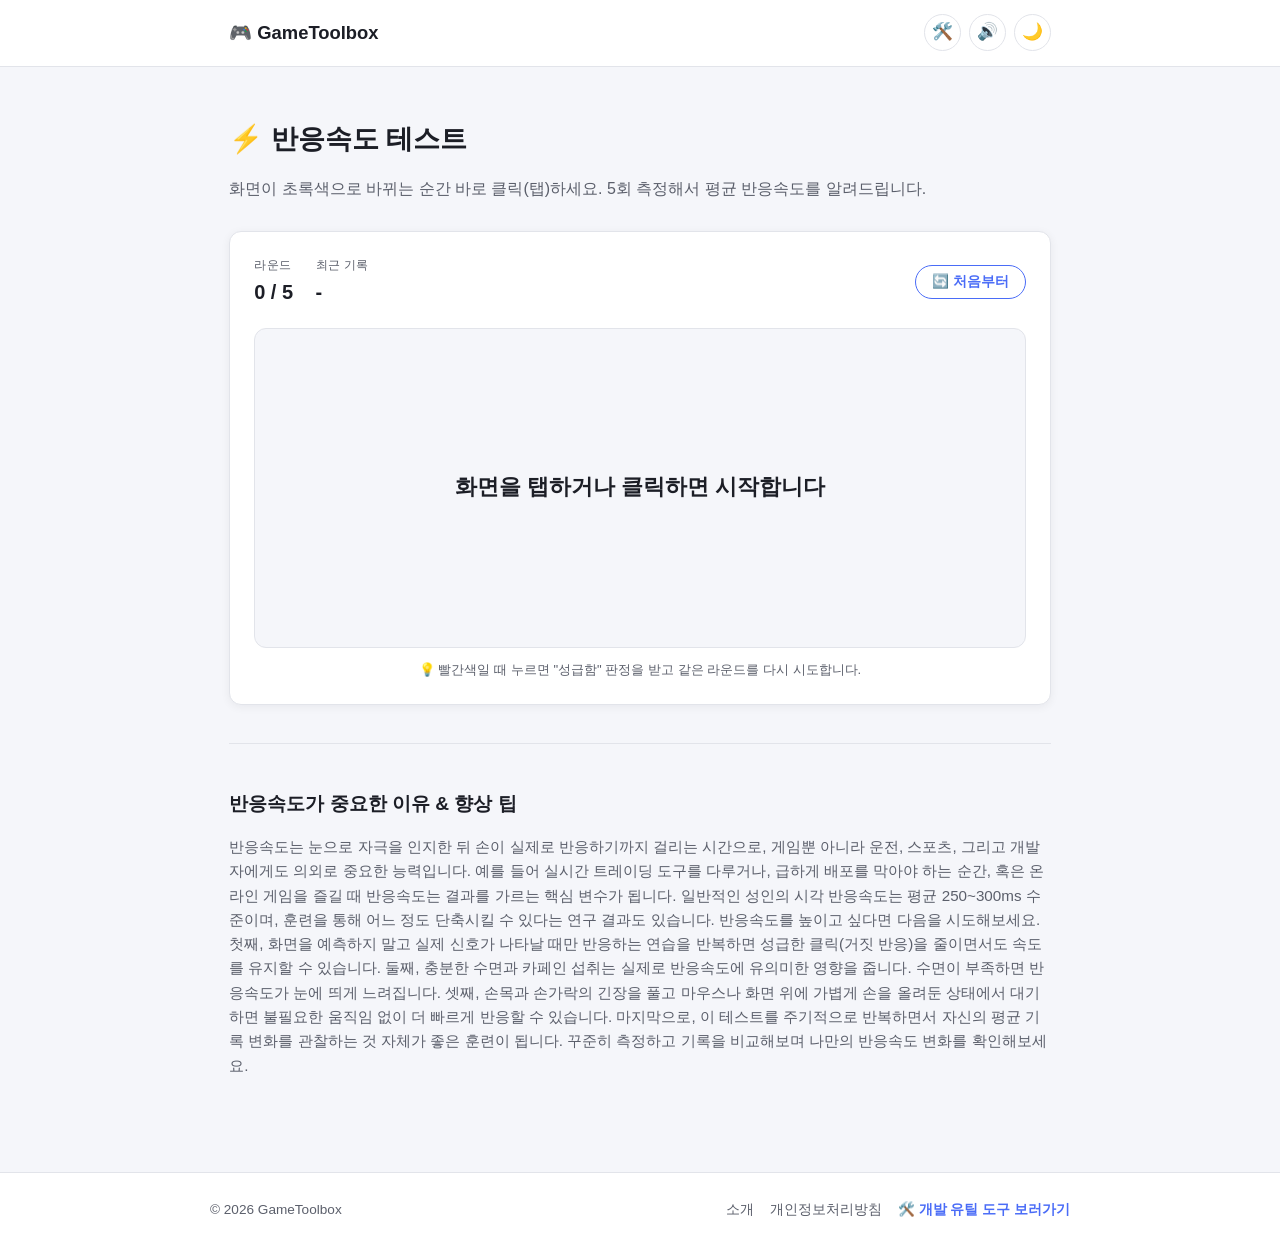
<file: reaction-test.html>
<!DOCTYPE html>
<html lang="ko">
<head>
<meta charset="UTF-8" />
<meta name="viewport" content="width=device-width, initial-scale=1.0" />
<title>반응속도 테스트 - 나의 반응속도는 몇 ms? | GameToolbox</title>
<meta name="description" content="화면이 초록색으로 바뀌는 순간 클릭해서 반응속도를 ms 단위로 측정하는 무료 온라인 반응속도 테스트. 5회 측정 후 평균과 등급을 바로 확인하세요." />
<meta property="og:type" content="website" />
<meta property="og:site_name" content="GameToolbox" />
<meta property="og:locale" content="ko_KR" />
<meta property="og:url" content="https://game.makewithai.kr/reaction-test.html" />
<meta property="og:title" content="반응속도 테스트 - 나의 반응속도는 몇 ms? | GameToolbox" />
<meta property="og:description" content="화면이 초록색으로 바뀌는 순간 클릭해서 반응속도를 ms 단위로 측정하는 무료 온라인 반응속도 테스트. 5회 측정 후 평균과 등급을 바로 확인하세요." />
<meta property="og:image" content="https://game.makewithai.kr/assets/img/og-image.png" />
<meta property="og:image:width" content="1200" />
<meta property="og:image:height" content="630" />
<meta name="twitter:card" content="summary_large_image" />
<meta name="twitter:title" content="반응속도 테스트 - 나의 반응속도는 몇 ms? | GameToolbox" />
<meta name="twitter:description" content="화면이 초록색으로 바뀌는 순간 클릭해서 반응속도를 ms 단위로 측정하는 무료 온라인 반응속도 테스트. 5회 측정 후 평균과 등급을 바로 확인하세요." />
<meta name="twitter:image" content="https://game.makewithai.kr/assets/img/og-image.png" />
<link rel="icon" type="image/svg+xml" href="assets/img/favicon.svg">
<link rel="stylesheet" href="assets/css/common.css" />
<link rel="stylesheet" href="games/reaction-test/style.css" />
</head>
<body>

<header class="site-header">
  <nav class="nav">
    <a href="index.html" class="nav-brand">🎮 GameToolbox</a>
    <div class="nav-links">
      <a href="https://moraenymph-oss.github.io/devtoolbox/" class="icon-link" target="_blank" rel="noopener" title="개발 유틸 도구 보러가기" aria-label="개발 유틸 도구 보러가기">🛠️</a>
      <button type="button" class="theme-toggle" data-theme-toggle aria-label="다크모드 전환">🌙</button>
    </div>
  </nav>
</header>

<main>
  <h1 class="page-title">⚡ 반응속도 테스트</h1>
  <p class="page-desc">화면이 초록색으로 바뀌는 순간 바로 클릭(탭)하세요. 5회 측정해서 평균 반응속도를 알려드립니다.</p>

  <section id="reaction-game" class="reaction-app">

    <!-- 게임 화면 -->
    <div id="game-screen" class="panel">
      <div class="stat-bar">
        <div class="stat">
          <span class="stat-label">라운드</span>
          <span id="stat-round" class="stat-value">0 / 5</span>
        </div>
        <div class="stat">
          <span class="stat-label">최근 기록</span>
          <span id="stat-last" class="stat-value">-</span>
        </div>
        <button type="button" id="restart-btn-top" class="btn btn-outline btn-sm">🔄 처음부터</button>
      </div>

      <div id="reaction-stage" class="reaction-stage state-idle" tabindex="0" role="button" aria-label="반응속도 테스트 시작">
        <p id="stage-text" class="stage-text">화면을 탭하거나 클릭하면 시작합니다</p>
      </div>

      <p class="hint">💡 빨간색일 때 누르면 "성급함" 판정을 받고 같은 라운드를 다시 시도합니다.</p>
    </div>

    <!-- 결과 화면 -->
    <div id="result-screen" class="panel result-panel" hidden>
      <h2 class="result-title">결과</h2>
      <div class="result-grid">
        <div class="result-box">
          <span class="result-value" id="result-avg">0ms</span>
          <span class="result-label">평균 반응속도</span>
        </div>
        <div class="result-box">
          <span class="result-value" id="result-best">0ms</span>
          <span class="result-label">최고 기록</span>
        </div>
        <div class="result-box">
          <span class="result-value" id="result-grade">-</span>
          <span class="result-label">등급</span>
        </div>
      </div>

      <div class="ad-slot">광고 영역 (Google AdSense 등)</div>

      <button type="button" id="restart-btn" class="btn">🔄 다시 하기</button>
    </div>

  </section>

  <section class="info-section">
    <h2>반응속도가 중요한 이유 &amp; 향상 팁</h2>
    <p>
      반응속도는 눈으로 자극을 인지한 뒤 손이 실제로 반응하기까지 걸리는 시간으로, 게임뿐 아니라 운전, 스포츠,
      그리고 개발자에게도 의외로 중요한 능력입니다. 예를 들어 실시간 트레이딩 도구를 다루거나, 급하게 배포를 막아야 하는
      순간, 혹은 온라인 게임을 즐길 때 반응속도는 결과를 가르는 핵심 변수가 됩니다. 일반적인 성인의 시각 반응속도는
      평균 250~300ms 수준이며, 훈련을 통해 어느 정도 단축시킬 수 있다는 연구 결과도 있습니다.
      반응속도를 높이고 싶다면 다음을 시도해보세요. 첫째, 화면을 예측하지 말고 실제 신호가 나타날 때만 반응하는 연습을
      반복하면 성급한 클릭(거짓 반응)을 줄이면서도 속도를 유지할 수 있습니다. 둘째, 충분한 수면과 카페인 섭취는
      실제로 반응속도에 유의미한 영향을 줍니다. 수면이 부족하면 반응속도가 눈에 띄게 느려집니다. 셋째, 손목과 손가락의
      긴장을 풀고 마우스나 화면 위에 가볍게 손을 올려둔 상태에서 대기하면 불필요한 움직임 없이 더 빠르게 반응할 수
      있습니다. 마지막으로, 이 테스트를 주기적으로 반복하면서 자신의 평균 기록 변화를 관찰하는 것 자체가 좋은 훈련이
      됩니다. 꾸준히 측정하고 기록을 비교해보며 나만의 반응속도 변화를 확인해보세요.
    </p>
  </section>
</main>

<footer class="site-footer">
  <div class="footer-inner">
    <span>&copy; 2026 GameToolbox</span>
    <div class="footer-links">
      <a href="about.html">소개</a>
      <a href="privacy.html">개인정보처리방침</a>
      <a href="https://moraenymph-oss.github.io/devtoolbox/" class="external" target="_blank" rel="noopener">🛠️ 개발 유틸 도구 보러가기</a>
    </div>
  </div>
</footer>

<script src="assets/js/common.js"></script>
<script src="assets/js/sfx.js"></script>
<script src="games/reaction-test/script.js"></script>
</body>
</html>
</file>
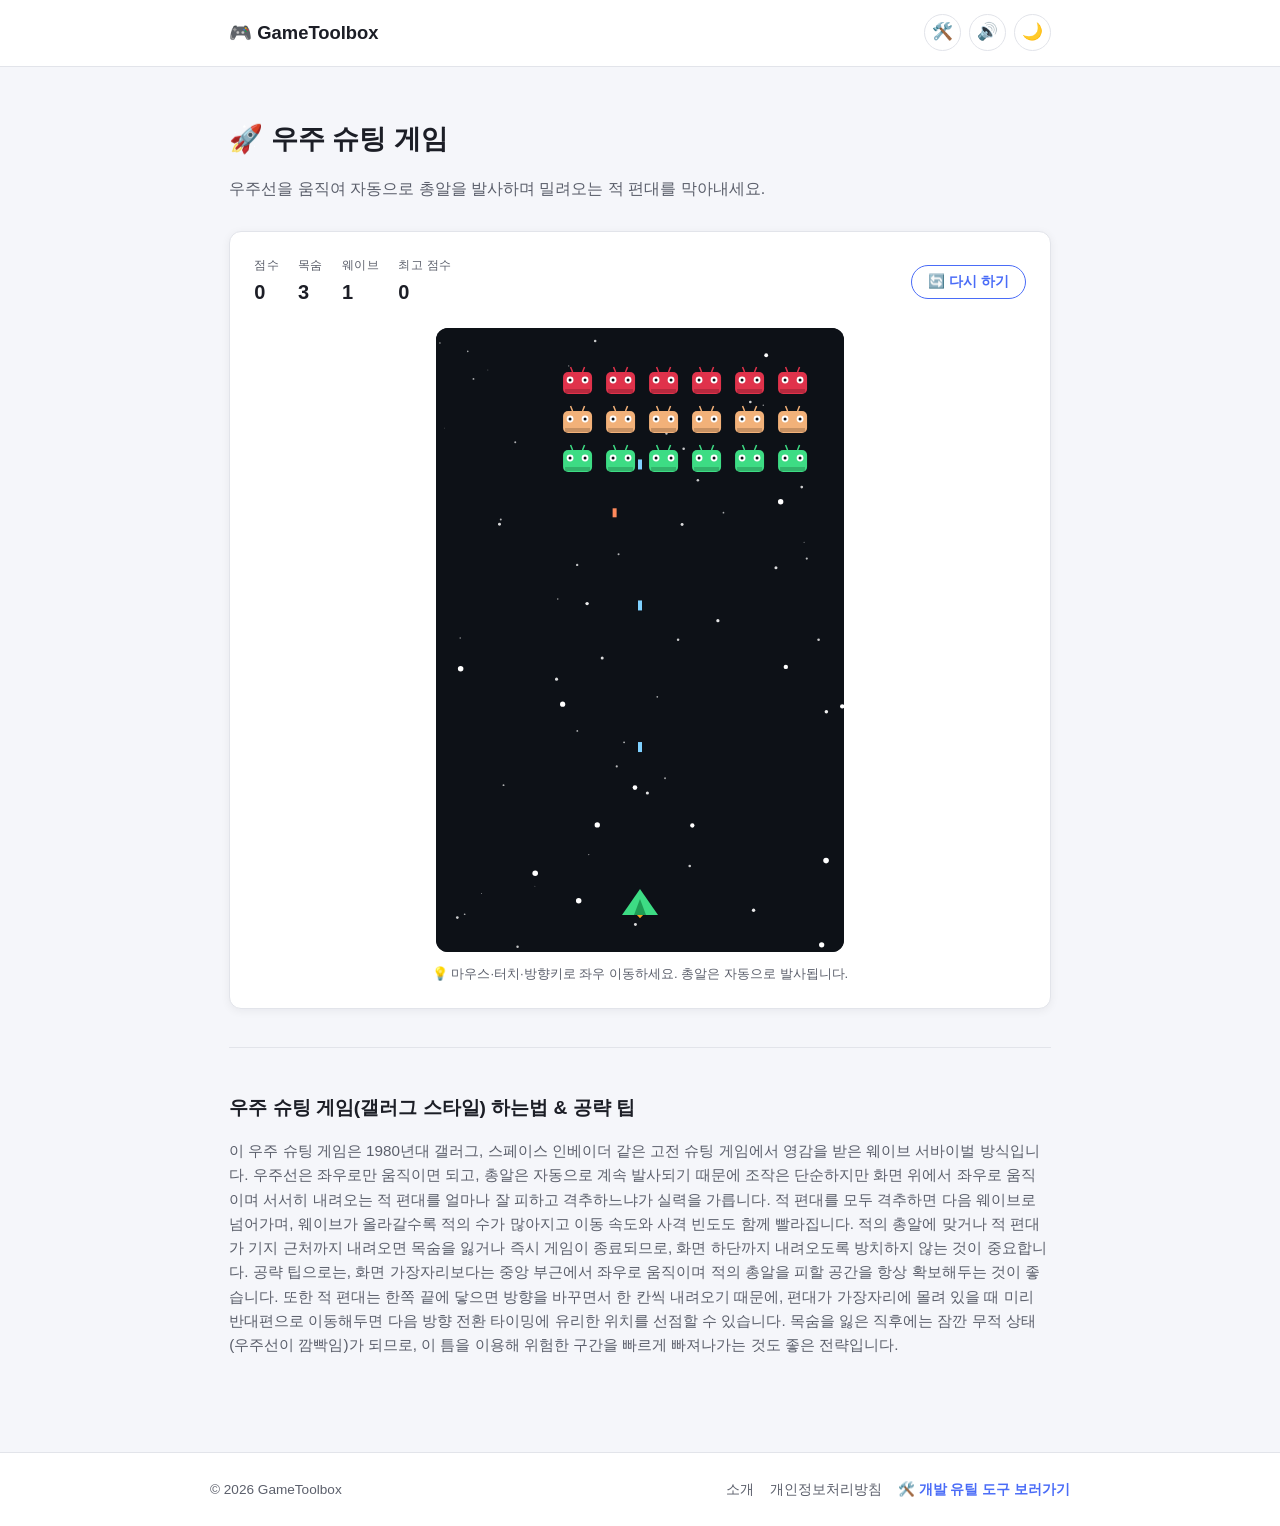
<file: shooter.html>
<!DOCTYPE html>
<html lang="ko">
<head>
<meta charset="UTF-8" />
<meta name="viewport" content="width=device-width, initial-scale=1.0" />
<title>우주 슈팅 게임 (갤러그 스타일) - 무료 온라인 게임 | GameToolbox</title>
<meta name="description" content="마우스·터치·방향키로 우주선을 움직여 자동으로 총알을 발사하는 갤러그 스타일 우주 슈팅 게임. 웨이브가 올라갈수록 적이 늘어나는 난이도에 도전해보세요." />
<meta property="og:type" content="website" />
<meta property="og:site_name" content="GameToolbox" />
<meta property="og:locale" content="ko_KR" />
<meta property="og:url" content="https://game.makewithai.kr/shooter.html" />
<meta property="og:title" content="우주 슈팅 게임 (갤러그 스타일) - 무료 온라인 게임 | GameToolbox" />
<meta property="og:description" content="마우스·터치·방향키로 우주선을 움직여 자동으로 총알을 발사하는 갤러그 스타일 우주 슈팅 게임. 웨이브가 올라갈수록 적이 늘어나는 난이도에 도전해보세요." />
<meta property="og:image" content="https://game.makewithai.kr/assets/img/og-image.png" />
<meta property="og:image:width" content="1200" />
<meta property="og:image:height" content="630" />
<meta name="twitter:card" content="summary_large_image" />
<meta name="twitter:title" content="우주 슈팅 게임 (갤러그 스타일) - 무료 온라인 게임 | GameToolbox" />
<meta name="twitter:description" content="마우스·터치·방향키로 우주선을 움직여 자동으로 총알을 발사하는 갤러그 스타일 우주 슈팅 게임. 웨이브가 올라갈수록 적이 늘어나는 난이도에 도전해보세요." />
<meta name="twitter:image" content="https://game.makewithai.kr/assets/img/og-image.png" />
<link rel="icon" type="image/svg+xml" href="assets/img/favicon.svg">
<link rel="stylesheet" href="assets/css/common.css" />
<link rel="stylesheet" href="games/shooter/style.css" />
</head>
<body>

<header class="site-header">
  <nav class="nav">
    <a href="index.html" class="nav-brand">🎮 GameToolbox</a>
    <div class="nav-links">
      <a href="https://moraenymph-oss.github.io/devtoolbox/" class="icon-link" target="_blank" rel="noopener" title="개발 유틸 도구 보러가기" aria-label="개발 유틸 도구 보러가기">🛠️</a>
      <button type="button" class="theme-toggle" data-theme-toggle aria-label="다크모드 전환">🌙</button>
    </div>
  </nav>
</header>

<main>
  <h1 class="page-title">🚀 우주 슈팅 게임</h1>
  <p class="page-desc">우주선을 움직여 자동으로 총알을 발사하며 밀려오는 적 편대를 막아내세요.</p>

  <section id="shooter-game" class="arcade-app">
    <div class="panel">
      <div class="stat-bar arcade-controls">
        <div class="stat">
          <span class="stat-label">점수</span>
          <span id="score-value" class="stat-value">0</span>
        </div>
        <div class="stat">
          <span class="stat-label">목숨</span>
          <span id="lives-value" class="stat-value">3</span>
        </div>
        <div class="stat">
          <span class="stat-label">웨이브</span>
          <span id="wave-value" class="stat-value">1</span>
        </div>
        <div class="stat">
          <span class="stat-label">최고 점수</span>
          <span id="best-value" class="stat-value">0</span>
        </div>
        <button type="button" id="restart-btn-top" class="btn btn-outline btn-sm">🔄 다시 하기</button>
      </div>

      <div id="arcade-wrap" class="arcade-wrap">
        <canvas id="game-canvas" class="arcade-screen"></canvas>
        <div id="arcade-overlay" class="game-overlay" hidden>
          <div class="overlay-card">
            <h3 id="overlay-title">결과</h3>
            <p id="overlay-desc"></p>
            <div class="ad-slot">광고 영역 (Google AdSense 등)</div>
            <div id="overlay-actions" class="overlay-actions"></div>
          </div>
        </div>
      </div>

      <p class="hint">💡 마우스·터치·방향키로 좌우 이동하세요. 총알은 자동으로 발사됩니다.</p>
    </div>
  </section>

  <section class="info-section">
    <h2>우주 슈팅 게임(갤러그 스타일) 하는법 &amp; 공략 팁</h2>
    <p>
      이 우주 슈팅 게임은 1980년대 갤러그, 스페이스 인베이더 같은 고전 슈팅 게임에서 영감을 받은 웨이브 서바이벌
      방식입니다. 우주선은 좌우로만 움직이면 되고, 총알은 자동으로 계속 발사되기 때문에 조작은 단순하지만 화면
      위에서 좌우로 움직이며 서서히 내려오는 적 편대를 얼마나 잘 피하고 격추하느냐가 실력을 가릅니다. 적 편대를
      모두 격추하면 다음 웨이브로 넘어가며, 웨이브가 올라갈수록 적의 수가 많아지고 이동 속도와 사격 빈도도 함께
      빨라집니다. 적의 총알에 맞거나 적 편대가 기지 근처까지 내려오면 목숨을 잃거나 즉시 게임이 종료되므로,
      화면 하단까지 내려오도록 방치하지 않는 것이 중요합니다. 공략 팁으로는, 화면 가장자리보다는 중앙 부근에서
      좌우로 움직이며 적의 총알을 피할 공간을 항상 확보해두는 것이 좋습니다. 또한 적 편대는 한쪽 끝에 닿으면
      방향을 바꾸면서 한 칸씩 내려오기 때문에, 편대가 가장자리에 몰려 있을 때 미리 반대편으로 이동해두면 다음
      방향 전환 타이밍에 유리한 위치를 선점할 수 있습니다. 목숨을 잃은 직후에는 잠깐 무적 상태(우주선이 깜빡임)가
      되므로, 이 틈을 이용해 위험한 구간을 빠르게 빠져나가는 것도 좋은 전략입니다.
    </p>
  </section>
</main>

<footer class="site-footer">
  <div class="footer-inner">
    <span>&copy; 2026 GameToolbox</span>
    <div class="footer-links">
      <a href="about.html">소개</a>
      <a href="privacy.html">개인정보처리방침</a>
      <a href="https://moraenymph-oss.github.io/devtoolbox/" class="external" target="_blank" rel="noopener">🛠️ 개발 유틸 도구 보러가기</a>
    </div>
  </div>
</footer>

<script src="assets/js/common.js"></script>
<script src="assets/js/sfx.js"></script>
<script src="games/shooter/script.js"></script>
</body>
</html>
</file>
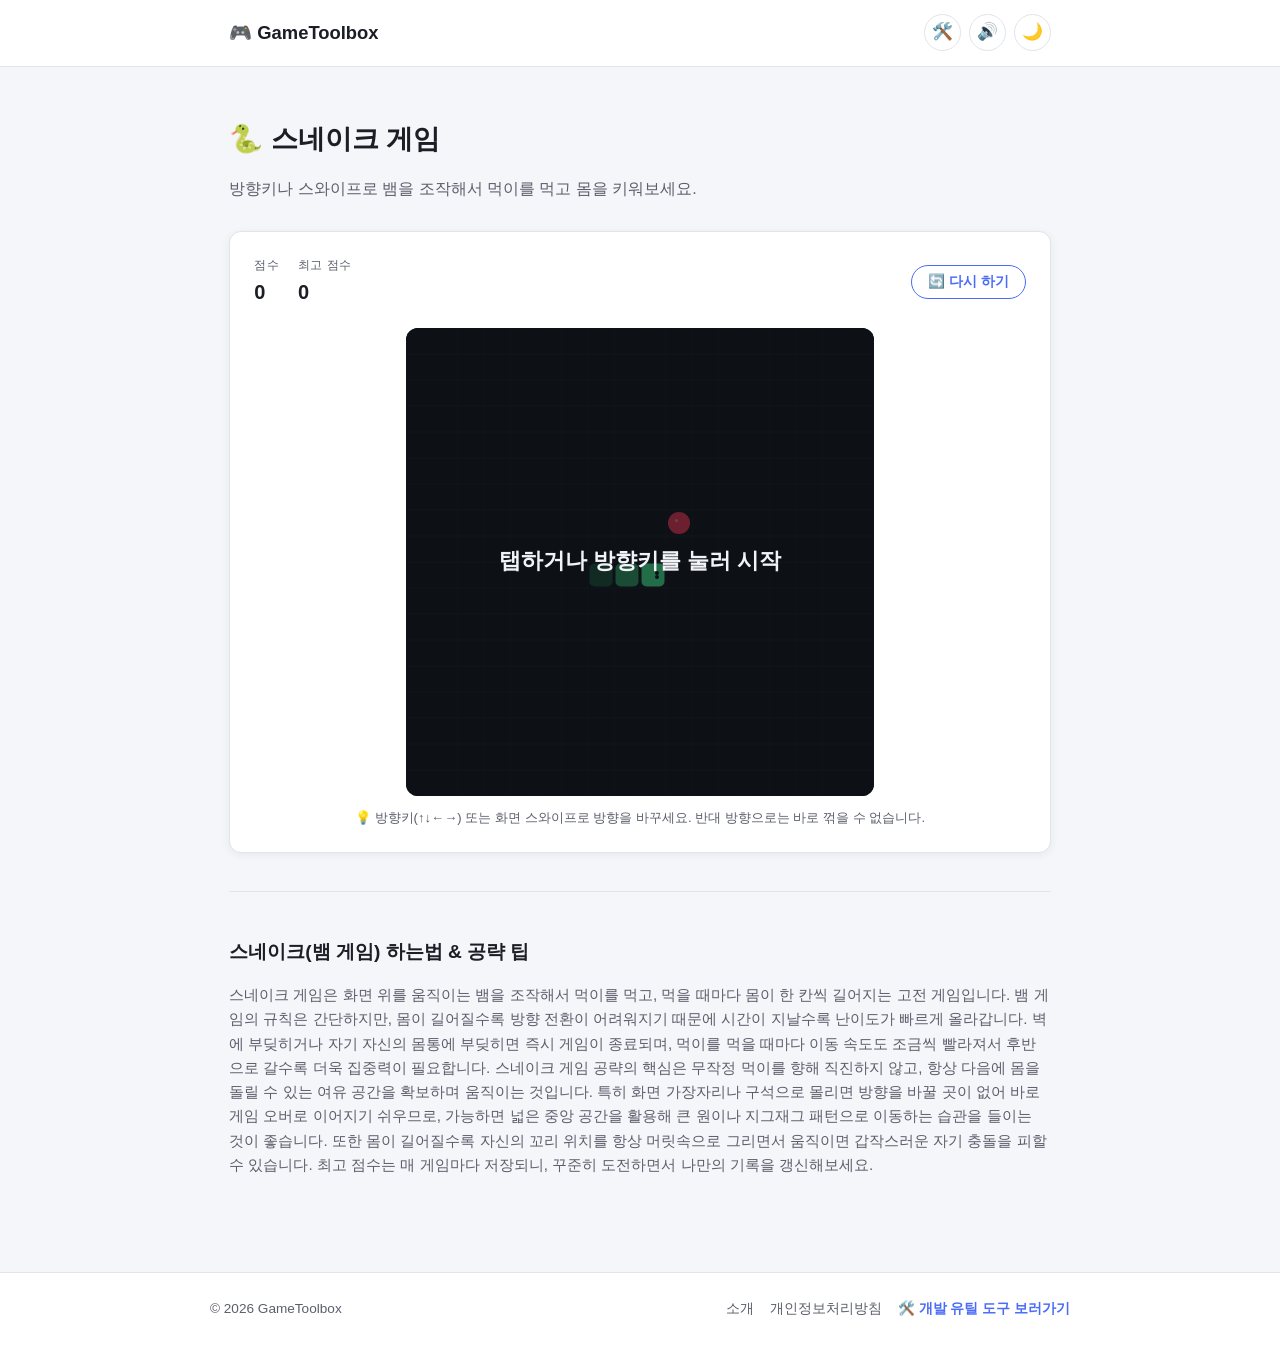
<file: snake.html>
<!DOCTYPE html>
<html lang="ko">
<head>
<meta charset="UTF-8" />
<meta name="viewport" content="width=device-width, initial-scale=1.0" />
<title>스네이크 게임 (뱀 게임) - 무료 온라인 게임 | GameToolbox</title>
<meta name="description" content="방향키나 스와이프로 뱀을 조작해서 먹이를 먹고 몸을 키우는 무료 온라인 스네이크(뱀) 게임. 벽이나 몸통에 부딪히면 게임 오버, 최고 점수에 도전해보세요." />
<meta property="og:type" content="website" />
<meta property="og:site_name" content="GameToolbox" />
<meta property="og:locale" content="ko_KR" />
<meta property="og:url" content="https://game.makewithai.kr/snake.html" />
<meta property="og:title" content="스네이크 게임 (뱀 게임) - 무료 온라인 게임 | GameToolbox" />
<meta property="og:description" content="방향키나 스와이프로 뱀을 조작해서 먹이를 먹고 몸을 키우는 무료 온라인 스네이크(뱀) 게임. 벽이나 몸통에 부딪히면 게임 오버, 최고 점수에 도전해보세요." />
<meta property="og:image" content="https://game.makewithai.kr/assets/img/og-image.png" />
<meta property="og:image:width" content="1200" />
<meta property="og:image:height" content="630" />
<meta name="twitter:card" content="summary_large_image" />
<meta name="twitter:title" content="스네이크 게임 (뱀 게임) - 무료 온라인 게임 | GameToolbox" />
<meta name="twitter:description" content="방향키나 스와이프로 뱀을 조작해서 먹이를 먹고 몸을 키우는 무료 온라인 스네이크(뱀) 게임. 벽이나 몸통에 부딪히면 게임 오버, 최고 점수에 도전해보세요." />
<meta name="twitter:image" content="https://game.makewithai.kr/assets/img/og-image.png" />
<link rel="icon" type="image/svg+xml" href="assets/img/favicon.svg">
<link rel="stylesheet" href="assets/css/common.css" />
<link rel="stylesheet" href="games/snake/style.css" />
</head>
<body>

<header class="site-header">
  <nav class="nav">
    <a href="index.html" class="nav-brand">🎮 GameToolbox</a>
    <div class="nav-links">
      <a href="https://moraenymph-oss.github.io/devtoolbox/" class="icon-link" target="_blank" rel="noopener" title="개발 유틸 도구 보러가기" aria-label="개발 유틸 도구 보러가기">🛠️</a>
      <button type="button" class="theme-toggle" data-theme-toggle aria-label="다크모드 전환">🌙</button>
    </div>
  </nav>
</header>

<main>
  <h1 class="page-title">🐍 스네이크 게임</h1>
  <p class="page-desc">방향키나 스와이프로 뱀을 조작해서 먹이를 먹고 몸을 키워보세요.</p>

  <section id="snake-game" class="arcade-app">
    <div class="panel">
      <div class="stat-bar arcade-controls">
        <div class="stat">
          <span class="stat-label">점수</span>
          <span id="score-value" class="stat-value">0</span>
        </div>
        <div class="stat">
          <span class="stat-label">최고 점수</span>
          <span id="best-value" class="stat-value">0</span>
        </div>
        <button type="button" id="restart-btn-top" class="btn btn-outline btn-sm">🔄 다시 하기</button>
      </div>

      <div id="arcade-wrap" class="arcade-wrap">
        <canvas id="game-canvas" class="arcade-screen"></canvas>
        <div id="arcade-overlay" class="game-overlay" hidden>
          <div class="overlay-card">
            <h3 id="overlay-title">결과</h3>
            <p id="overlay-desc"></p>
            <div class="ad-slot">광고 영역 (Google AdSense 등)</div>
            <div id="overlay-actions" class="overlay-actions"></div>
          </div>
        </div>
      </div>

      <p class="hint">💡 방향키(↑↓←→) 또는 화면 스와이프로 방향을 바꾸세요. 반대 방향으로는 바로 꺾을 수 없습니다.</p>
    </div>
  </section>

  <section class="info-section">
    <h2>스네이크(뱀 게임) 하는법 &amp; 공략 팁</h2>
    <p>
      스네이크 게임은 화면 위를 움직이는 뱀을 조작해서 먹이를 먹고, 먹을 때마다 몸이 한 칸씩 길어지는 고전 게임입니다.
      뱀 게임의 규칙은 간단하지만, 몸이 길어질수록 방향 전환이 어려워지기 때문에 시간이 지날수록 난이도가 빠르게
      올라갑니다. 벽에 부딪히거나 자기 자신의 몸통에 부딪히면 즉시 게임이 종료되며, 먹이를 먹을 때마다 이동 속도도
      조금씩 빨라져서 후반으로 갈수록 더욱 집중력이 필요합니다. 스네이크 게임 공략의 핵심은 무작정 먹이를 향해
      직진하지 않고, 항상 다음에 몸을 돌릴 수 있는 여유 공간을 확보하며 움직이는 것입니다. 특히 화면 가장자리나
      구석으로 몰리면 방향을 바꿀 곳이 없어 바로 게임 오버로 이어지기 쉬우므로, 가능하면 넓은 중앙 공간을 활용해
      큰 원이나 지그재그 패턴으로 이동하는 습관을 들이는 것이 좋습니다. 또한 몸이 길어질수록 자신의 꼬리 위치를
      항상 머릿속으로 그리면서 움직이면 갑작스러운 자기 충돌을 피할 수 있습니다. 최고 점수는 매 게임마다 저장되니,
      꾸준히 도전하면서 나만의 기록을 갱신해보세요.
    </p>
  </section>
</main>

<footer class="site-footer">
  <div class="footer-inner">
    <span>&copy; 2026 GameToolbox</span>
    <div class="footer-links">
      <a href="about.html">소개</a>
      <a href="privacy.html">개인정보처리방침</a>
      <a href="https://moraenymph-oss.github.io/devtoolbox/" class="external" target="_blank" rel="noopener">🛠️ 개발 유틸 도구 보러가기</a>
    </div>
  </div>
</footer>

<script src="assets/js/common.js"></script>
<script src="assets/js/sfx.js"></script>
<script src="games/snake/script.js"></script>
</body>
</html>
</file>
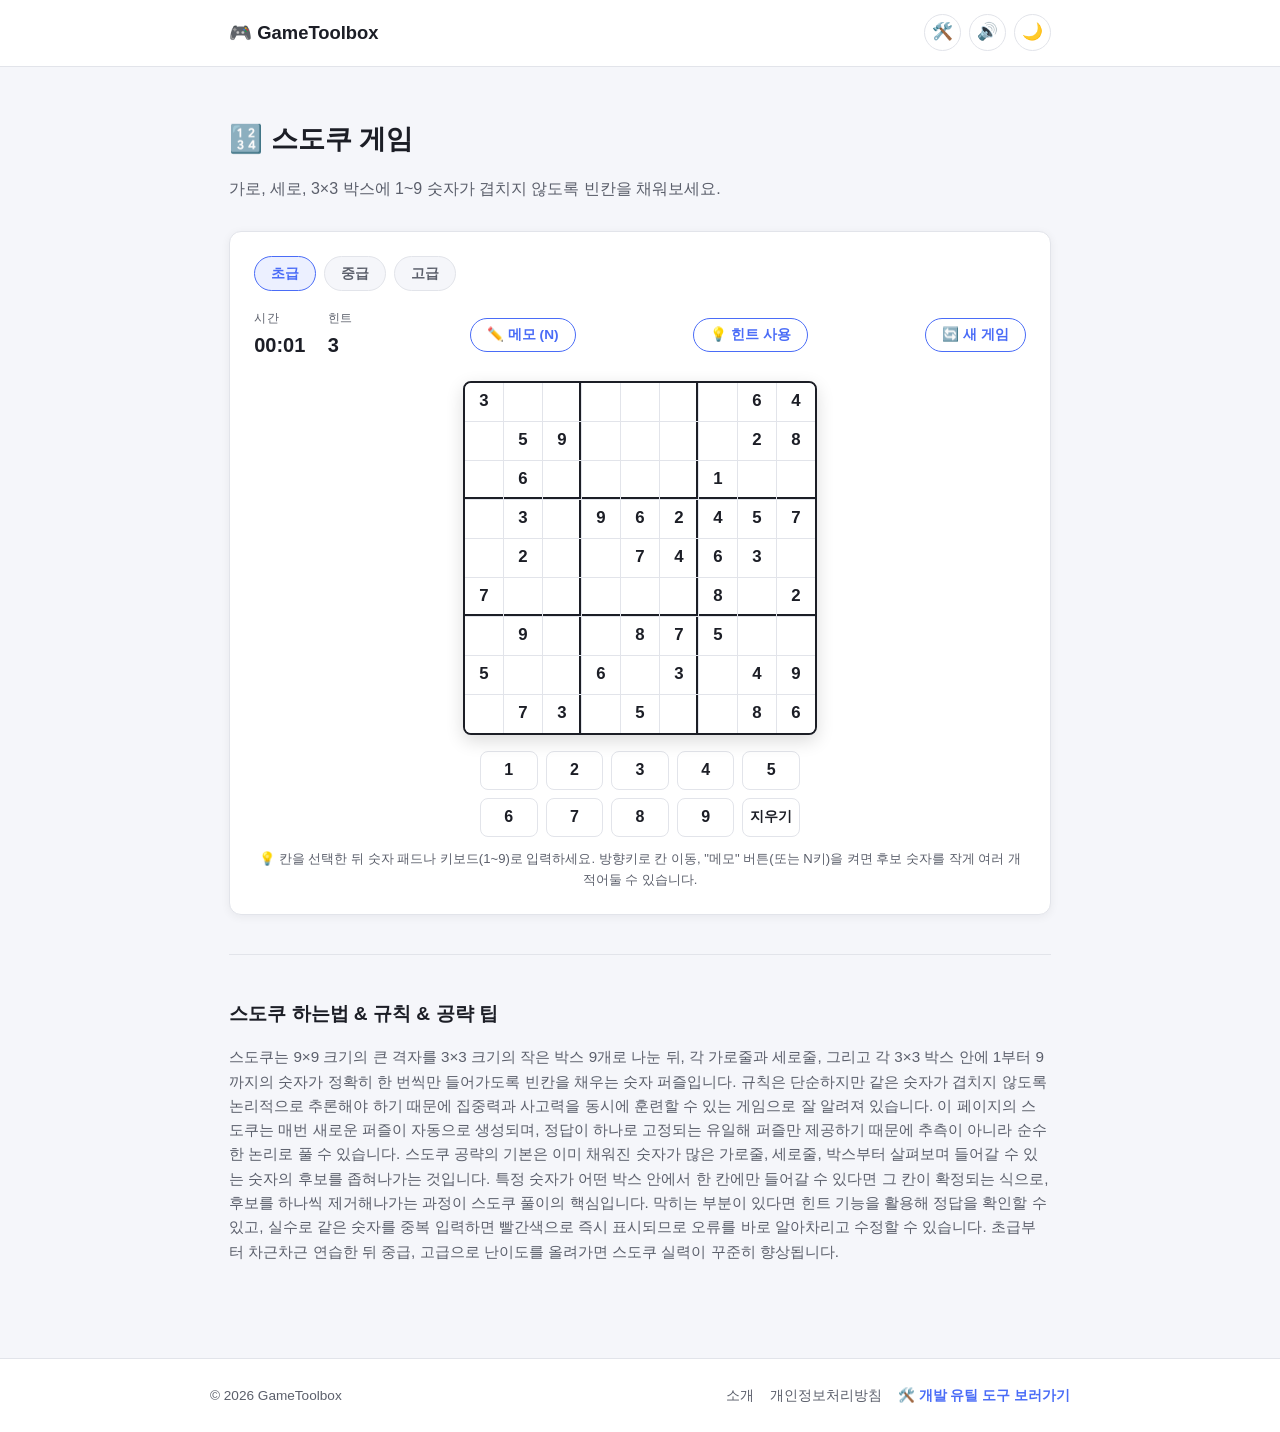
<file: sudoku.html>
<!DOCTYPE html>
<html lang="ko">
<head>
<meta charset="UTF-8" />
<meta name="viewport" content="width=device-width, initial-scale=1.0" />
<title>스도쿠 게임 - 무료 온라인 숫자 퍼즐 | GameToolbox</title>
<meta name="description" content="초급/중급/고급 난이도로 즐기는 무료 온라인 스도쿠 게임. 가로·세로·3x3 박스에 1~9가 겹치지 않게 채우는 숫자 퍼즐로, 힌트 기능과 실시간 오류 표시를 지원합니다." />
<meta property="og:type" content="website" />
<meta property="og:site_name" content="GameToolbox" />
<meta property="og:locale" content="ko_KR" />
<meta property="og:url" content="https://game.makewithai.kr/sudoku.html" />
<meta property="og:title" content="스도쿠 게임 - 무료 온라인 숫자 퍼즐 | GameToolbox" />
<meta property="og:description" content="초급/중급/고급 난이도로 즐기는 무료 온라인 스도쿠 게임. 가로·세로·3x3 박스에 1~9가 겹치지 않게 채우는 숫자 퍼즐로, 힌트 기능과 실시간 오류 표시를 지원합니다." />
<meta property="og:image" content="https://game.makewithai.kr/assets/img/og-image.png" />
<meta property="og:image:width" content="1200" />
<meta property="og:image:height" content="630" />
<meta name="twitter:card" content="summary_large_image" />
<meta name="twitter:title" content="스도쿠 게임 - 무료 온라인 숫자 퍼즐 | GameToolbox" />
<meta name="twitter:description" content="초급/중급/고급 난이도로 즐기는 무료 온라인 스도쿠 게임. 가로·세로·3x3 박스에 1~9가 겹치지 않게 채우는 숫자 퍼즐로, 힌트 기능과 실시간 오류 표시를 지원합니다." />
<meta name="twitter:image" content="https://game.makewithai.kr/assets/img/og-image.png" />
<link rel="icon" type="image/svg+xml" href="assets/img/favicon.svg">
<link rel="stylesheet" href="assets/css/common.css" />
<link rel="stylesheet" href="games/sudoku/style.css" />
</head>
<body>

<header class="site-header">
  <nav class="nav">
    <a href="index.html" class="nav-brand">🎮 GameToolbox</a>
    <div class="nav-links">
      <a href="https://moraenymph-oss.github.io/devtoolbox/" class="icon-link" target="_blank" rel="noopener" title="개발 유틸 도구 보러가기" aria-label="개발 유틸 도구 보러가기">🛠️</a>
      <button type="button" class="theme-toggle" data-theme-toggle aria-label="다크모드 전환">🌙</button>
    </div>
  </nav>
</header>

<main>
  <h1 class="page-title">🔢 스도쿠 게임</h1>
  <p class="page-desc">가로, 세로, 3×3 박스에 1~9 숫자가 겹치지 않도록 빈칸을 채워보세요.</p>

  <section id="sudoku-game" class="sudoku-app">
    <div class="panel">
      <div class="difficulty-row">
        <button type="button" class="difficulty-btn active" data-difficulty="easy">초급</button>
        <button type="button" class="difficulty-btn" data-difficulty="medium">중급</button>
        <button type="button" class="difficulty-btn" data-difficulty="hard">고급</button>
      </div>

      <div class="stat-bar">
        <div class="stat">
          <span class="stat-label">시간</span>
          <span id="timer-value" class="stat-value">00:00</span>
        </div>
        <div class="stat">
          <span class="stat-label">힌트</span>
          <span id="hints-value" class="stat-value">3</span>
        </div>
        <button type="button" id="note-toggle-btn" class="btn btn-outline btn-sm">✏️ 메모 (N)</button>
        <button type="button" id="hint-btn" class="btn btn-outline btn-sm">💡 힌트 사용</button>
        <button type="button" id="restart-btn-top" class="btn btn-outline btn-sm">🔄 새 게임</button>
      </div>

      <div class="sudoku-board-wrap">
        <div id="sudoku-board" class="sudoku-board"></div>
        <div id="sudoku-overlay" class="game-overlay" hidden>
          <div class="overlay-card">
            <h3 id="overlay-title">결과</h3>
            <p id="overlay-desc"></p>
            <div class="ad-slot">광고 영역 (Google AdSense 등)</div>
            <div id="overlay-actions" class="overlay-actions"></div>
          </div>
        </div>
      </div>

      <div id="number-pad" class="number-pad">
        <button type="button" data-num="1">1</button>
        <button type="button" data-num="2">2</button>
        <button type="button" data-num="3">3</button>
        <button type="button" data-num="4">4</button>
        <button type="button" data-num="5">5</button>
        <button type="button" data-num="6">6</button>
        <button type="button" data-num="7">7</button>
        <button type="button" data-num="8">8</button>
        <button type="button" data-num="9">9</button>
        <button type="button" class="erase" data-action="erase">지우기</button>
      </div>

      <p class="hint">💡 칸을 선택한 뒤 숫자 패드나 키보드(1~9)로 입력하세요. 방향키로 칸 이동, "메모" 버튼(또는 N키)을 켜면 후보 숫자를 작게 여러 개 적어둘 수 있습니다.</p>
    </div>
  </section>

  <section class="info-section">
    <h2>스도쿠 하는법 &amp; 규칙 &amp; 공략 팁</h2>
    <p>
      스도쿠는 9×9 크기의 큰 격자를 3×3 크기의 작은 박스 9개로 나눈 뒤, 각 가로줄과 세로줄, 그리고 각 3×3 박스
      안에 1부터 9까지의 숫자가 정확히 한 번씩만 들어가도록 빈칸을 채우는 숫자 퍼즐입니다. 규칙은 단순하지만
      같은 숫자가 겹치지 않도록 논리적으로 추론해야 하기 때문에 집중력과 사고력을 동시에 훈련할 수 있는 게임으로
      잘 알려져 있습니다. 이 페이지의 스도쿠는 매번 새로운 퍼즐이 자동으로 생성되며, 정답이 하나로 고정되는
      유일해 퍼즐만 제공하기 때문에 추측이 아니라 순수한 논리로 풀 수 있습니다. 스도쿠 공략의 기본은 이미 채워진
      숫자가 많은 가로줄, 세로줄, 박스부터 살펴보며 들어갈 수 있는 숫자의 후보를 좁혀나가는 것입니다. 특정
      숫자가 어떤 박스 안에서 한 칸에만 들어갈 수 있다면 그 칸이 확정되는 식으로, 후보를 하나씩 제거해나가는
      과정이 스도쿠 풀이의 핵심입니다. 막히는 부분이 있다면 힌트 기능을 활용해 정답을 확인할 수 있고, 실수로
      같은 숫자를 중복 입력하면 빨간색으로 즉시 표시되므로 오류를 바로 알아차리고 수정할 수 있습니다. 초급부터
      차근차근 연습한 뒤 중급, 고급으로 난이도를 올려가면 스도쿠 실력이 꾸준히 향상됩니다.
    </p>
  </section>
</main>

<footer class="site-footer">
  <div class="footer-inner">
    <span>&copy; 2026 GameToolbox</span>
    <div class="footer-links">
      <a href="about.html">소개</a>
      <a href="privacy.html">개인정보처리방침</a>
      <a href="https://moraenymph-oss.github.io/devtoolbox/" class="external" target="_blank" rel="noopener">🛠️ 개발 유틸 도구 보러가기</a>
    </div>
  </div>
</footer>

<script src="assets/js/common.js"></script>
<script src="assets/js/sfx.js"></script>
<script src="games/sudoku/script.js"></script>
</body>
</html>
</file>
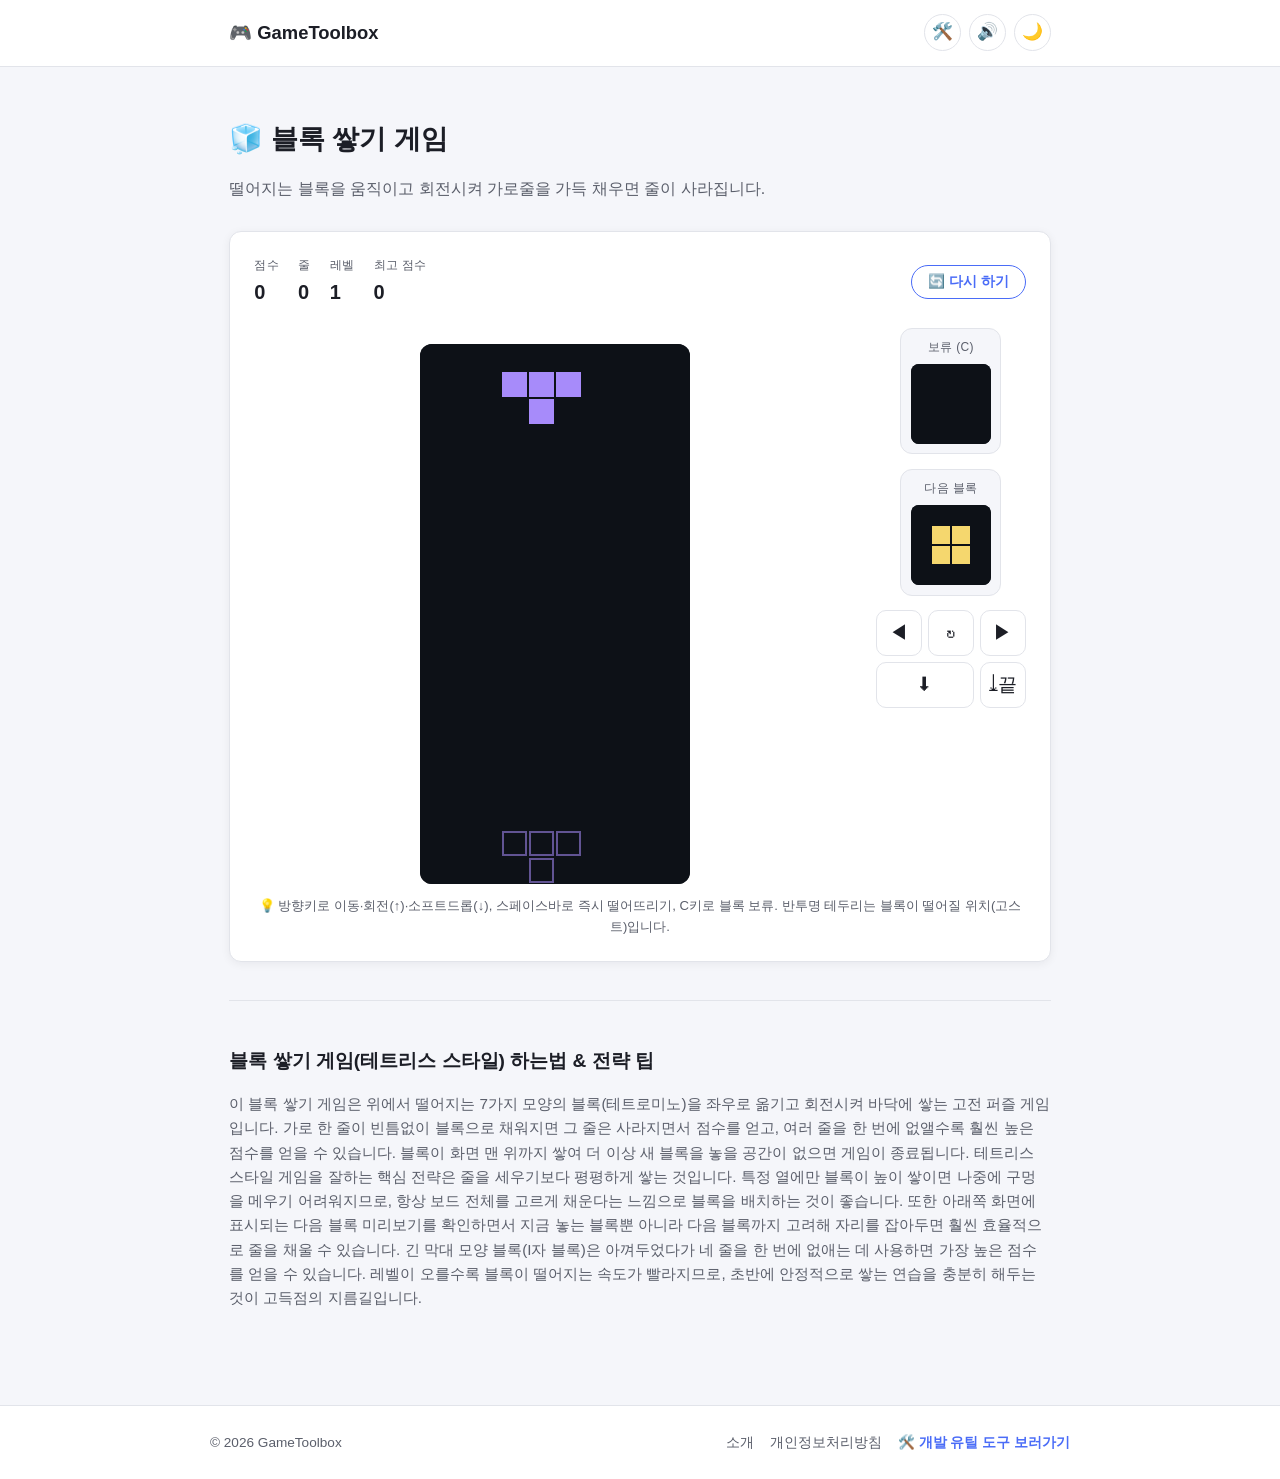
<file: tetris.html>
<!DOCTYPE html>
<html lang="ko">
<head>
<meta charset="UTF-8" />
<meta name="viewport" content="width=device-width, initial-scale=1.0" />
<title>블록 쌓기 게임 (테트리스 스타일) - 무료 온라인 게임 | GameToolbox</title>
<meta name="description" content="떨어지는 블록을 쌓고 줄을 채워 없애는 무료 온라인 블록 쌓기 게임(테트리스 스타일). 방향키 또는 모바일 버튼으로 조작하며 레벨이 오를수록 속도가 빨라집니다." />
<meta property="og:type" content="website" />
<meta property="og:site_name" content="GameToolbox" />
<meta property="og:locale" content="ko_KR" />
<meta property="og:url" content="https://game.makewithai.kr/tetris.html" />
<meta property="og:title" content="블록 쌓기 게임 (테트리스 스타일) - 무료 온라인 게임 | GameToolbox" />
<meta property="og:description" content="떨어지는 블록을 쌓고 줄을 채워 없애는 무료 온라인 블록 쌓기 게임(테트리스 스타일). 방향키 또는 모바일 버튼으로 조작하며 레벨이 오를수록 속도가 빨라집니다." />
<meta property="og:image" content="https://game.makewithai.kr/assets/img/og-image.png" />
<meta property="og:image:width" content="1200" />
<meta property="og:image:height" content="630" />
<meta name="twitter:card" content="summary_large_image" />
<meta name="twitter:title" content="블록 쌓기 게임 (테트리스 스타일) - 무료 온라인 게임 | GameToolbox" />
<meta name="twitter:description" content="떨어지는 블록을 쌓고 줄을 채워 없애는 무료 온라인 블록 쌓기 게임(테트리스 스타일). 방향키 또는 모바일 버튼으로 조작하며 레벨이 오를수록 속도가 빨라집니다." />
<meta name="twitter:image" content="https://game.makewithai.kr/assets/img/og-image.png" />
<link rel="icon" type="image/svg+xml" href="assets/img/favicon.svg">
<link rel="stylesheet" href="assets/css/common.css" />
<link rel="stylesheet" href="games/tetris/style.css" />
</head>
<body>

<header class="site-header">
  <nav class="nav">
    <a href="index.html" class="nav-brand">🎮 GameToolbox</a>
    <div class="nav-links">
      <a href="https://moraenymph-oss.github.io/devtoolbox/" class="icon-link" target="_blank" rel="noopener" title="개발 유틸 도구 보러가기" aria-label="개발 유틸 도구 보러가기">🛠️</a>
      <button type="button" class="theme-toggle" data-theme-toggle aria-label="다크모드 전환">🌙</button>
    </div>
  </nav>
</header>

<main>
  <h1 class="page-title">🧊 블록 쌓기 게임</h1>
  <p class="page-desc">떨어지는 블록을 움직이고 회전시켜 가로줄을 가득 채우면 줄이 사라집니다.</p>

  <section id="tetris-game" class="arcade-app">
    <div class="panel">
      <div class="stat-bar arcade-controls">
        <div class="stat">
          <span class="stat-label">점수</span>
          <span id="score-value" class="stat-value">0</span>
        </div>
        <div class="stat">
          <span class="stat-label">줄</span>
          <span id="lines-value" class="stat-value">0</span>
        </div>
        <div class="stat">
          <span class="stat-label">레벨</span>
          <span id="level-value" class="stat-value">1</span>
        </div>
        <div class="stat">
          <span class="stat-label">최고 점수</span>
          <span id="best-value" class="stat-value">0</span>
        </div>
        <button type="button" id="restart-btn-top" class="btn btn-outline btn-sm">🔄 다시 하기</button>
      </div>

      <div class="tetris-layout">
        <div id="arcade-wrap" class="arcade-wrap">
          <canvas id="game-canvas" class="arcade-screen"></canvas>
          <div id="arcade-overlay" class="game-overlay" hidden>
            <div class="overlay-card">
              <h3 id="overlay-title">결과</h3>
              <p id="overlay-desc"></p>
              <div class="ad-slot">광고 영역 (Google AdSense 등)</div>
              <div id="overlay-actions" class="overlay-actions"></div>
            </div>
          </div>
        </div>

        <div class="tetris-side">
          <div id="hold-box" class="next-box hold-box" role="button" aria-label="블록 보류">
            <span class="stat-label">보류 (C)</span>
            <canvas id="hold-canvas"></canvas>
          </div>

          <div class="next-box">
            <span class="stat-label">다음 블록</span>
            <canvas id="next-canvas"></canvas>
          </div>

          <div class="tetris-pad">
            <button type="button" id="pad-left" class="pad-left" aria-label="왼쪽 이동">◀</button>
            <button type="button" id="pad-rotate" class="pad-rotate" aria-label="회전">↻</button>
            <button type="button" id="pad-right" class="pad-right" aria-label="오른쪽 이동">▶</button>
            <button type="button" id="pad-down" class="pad-down" aria-label="소프트 드롭">⬇</button>
            <button type="button" id="pad-drop" class="pad-drop" aria-label="하드 드롭">⤓끝</button>
          </div>
        </div>
      </div>

      <p class="hint">💡 방향키로 이동·회전(↑)·소프트드롭(↓), 스페이스바로 즉시 떨어뜨리기, C키로 블록 보류. 반투명 테두리는 블록이 떨어질 위치(고스트)입니다.</p>
    </div>
  </section>

  <section class="info-section">
    <h2>블록 쌓기 게임(테트리스 스타일) 하는법 &amp; 전략 팁</h2>
    <p>
      이 블록 쌓기 게임은 위에서 떨어지는 7가지 모양의 블록(테트로미노)을 좌우로 옮기고 회전시켜 바닥에 쌓는
      고전 퍼즐 게임입니다. 가로 한 줄이 빈틈없이 블록으로 채워지면 그 줄은 사라지면서 점수를 얻고, 여러 줄을
      한 번에 없앨수록 훨씬 높은 점수를 얻을 수 있습니다. 블록이 화면 맨 위까지 쌓여 더 이상 새 블록을 놓을
      공간이 없으면 게임이 종료됩니다. 테트리스 스타일 게임을 잘하는 핵심 전략은 줄을 세우기보다 평평하게
      쌓는 것입니다. 특정 열에만 블록이 높이 쌓이면 나중에 구멍을 메우기 어려워지므로, 항상 보드 전체를
      고르게 채운다는 느낌으로 블록을 배치하는 것이 좋습니다. 또한 아래쪽 화면에 표시되는 다음 블록 미리보기를
      확인하면서 지금 놓는 블록뿐 아니라 다음 블록까지 고려해 자리를 잡아두면 훨씬 효율적으로 줄을 채울 수
      있습니다. 긴 막대 모양 블록(I자 블록)은 아껴두었다가 네 줄을 한 번에 없애는 데 사용하면 가장 높은
      점수를 얻을 수 있습니다. 레벨이 오를수록 블록이 떨어지는 속도가 빨라지므로, 초반에 안정적으로 쌓는
      연습을 충분히 해두는 것이 고득점의 지름길입니다.
    </p>
  </section>
</main>

<footer class="site-footer">
  <div class="footer-inner">
    <span>&copy; 2026 GameToolbox</span>
    <div class="footer-links">
      <a href="about.html">소개</a>
      <a href="privacy.html">개인정보처리방침</a>
      <a href="https://moraenymph-oss.github.io/devtoolbox/" class="external" target="_blank" rel="noopener">🛠️ 개발 유틸 도구 보러가기</a>
    </div>
  </div>
</footer>

<script src="assets/js/common.js"></script>
<script src="assets/js/sfx.js"></script>
<script src="games/tetris/script.js"></script>
</body>
</html>
</file>
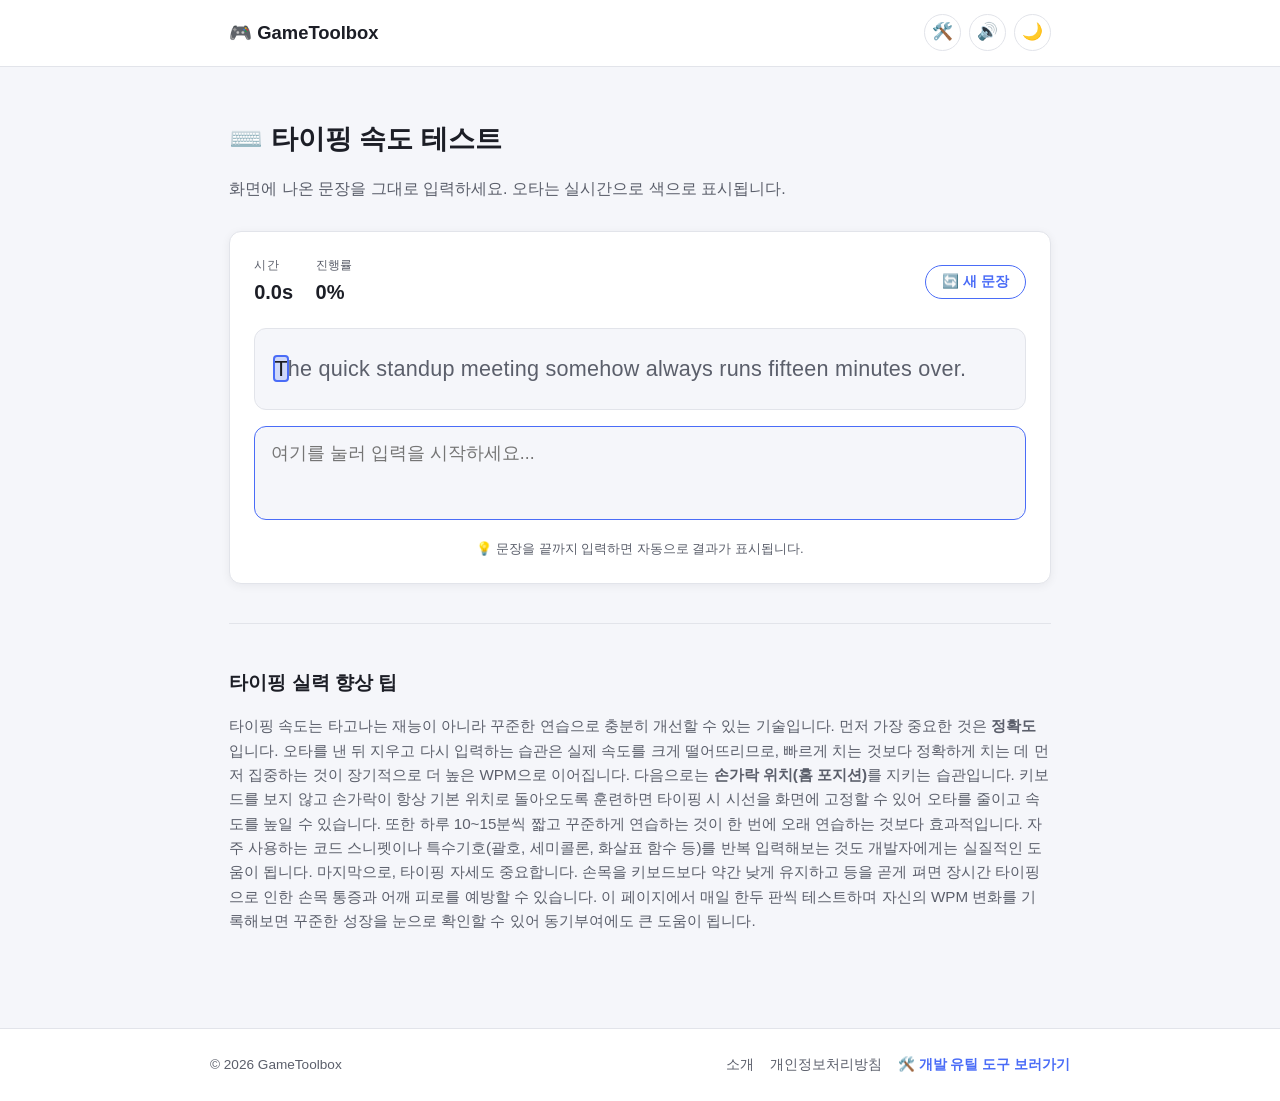
<file: typing-test.html>
<!DOCTYPE html>
<html lang="ko">
<head>
<meta charset="UTF-8" />
<meta name="viewport" content="width=device-width, initial-scale=1.0" />
<title>타이핑 속도 테스트 - GameToolbox</title>
<meta name="description" content="랜덤 한글/영어 문장으로 타이핑 속도(WPM)와 정확도를 측정하는 무료 온라인 타자 연습 게임. 30초~1분이면 한 판 완료!" />
<meta property="og:type" content="website" />
<meta property="og:site_name" content="GameToolbox" />
<meta property="og:locale" content="ko_KR" />
<meta property="og:url" content="https://game.makewithai.kr/typing-test.html" />
<meta property="og:title" content="타이핑 속도 테스트 - GameToolbox" />
<meta property="og:description" content="랜덤 한글/영어 문장으로 타이핑 속도(WPM)와 정확도를 측정하는 무료 온라인 타자 연습 게임. 30초~1분이면 한 판 완료!" />
<meta property="og:image" content="https://game.makewithai.kr/assets/img/og-image.png" />
<meta property="og:image:width" content="1200" />
<meta property="og:image:height" content="630" />
<meta name="twitter:card" content="summary_large_image" />
<meta name="twitter:title" content="타이핑 속도 테스트 - GameToolbox" />
<meta name="twitter:description" content="랜덤 한글/영어 문장으로 타이핑 속도(WPM)와 정확도를 측정하는 무료 온라인 타자 연습 게임. 30초~1분이면 한 판 완료!" />
<meta name="twitter:image" content="https://game.makewithai.kr/assets/img/og-image.png" />
<link rel="icon" type="image/svg+xml" href="assets/img/favicon.svg">
<link rel="stylesheet" href="assets/css/common.css" />
<link rel="stylesheet" href="games/typing-test/style.css" />
</head>
<body>

<header class="site-header">
  <nav class="nav">
    <a href="index.html" class="nav-brand">🎮 GameToolbox</a>
    <div class="nav-links">
      <a href="https://moraenymph-oss.github.io/devtoolbox/" class="icon-link" target="_blank" rel="noopener" title="개발 유틸 도구 보러가기" aria-label="개발 유틸 도구 보러가기">🛠️</a>
      <button type="button" class="theme-toggle" data-theme-toggle aria-label="다크모드 전환">🌙</button>
    </div>
  </nav>
</header>

<main>
  <h1 class="page-title">⌨️ 타이핑 속도 테스트</h1>
  <p class="page-desc">화면에 나온 문장을 그대로 입력하세요. 오타는 실시간으로 색으로 표시됩니다.</p>

  <section id="typing-game" class="typing-app">

    <!-- 게임 화면 -->
    <div id="game-screen" class="panel">
      <div class="stat-bar">
        <div class="stat">
          <span class="stat-label">시간</span>
          <span id="stat-time" class="stat-value">0.0s</span>
        </div>
        <div class="stat">
          <span class="stat-label">진행률</span>
          <span id="stat-progress" class="stat-value">0%</span>
        </div>
        <button type="button" id="restart-btn-top" class="btn btn-outline btn-sm">🔄 새 문장</button>
      </div>

      <div id="sentence-display" class="sentence-display" aria-live="off"></div>

      <textarea
        id="typing-input"
        class="typing-input"
        rows="3"
        autocomplete="off"
        autocorrect="off"
        autocapitalize="off"
        spellcheck="false"
        placeholder="여기를 눌러 입력을 시작하세요..."
      ></textarea>

      <p class="hint">💡 문장을 끝까지 입력하면 자동으로 결과가 표시됩니다.</p>
    </div>

    <!-- 결과 화면 -->
    <div id="result-screen" class="panel result-panel" hidden>
      <h2 class="result-title">결과</h2>
      <div class="result-grid">
        <div class="result-box">
          <span class="result-value" id="result-wpm">0</span>
          <span class="result-label">WPM (분당 타수)</span>
        </div>
        <div class="result-box">
          <span class="result-value" id="result-accuracy">0%</span>
          <span class="result-label">정확도</span>
        </div>
        <div class="result-box">
          <span class="result-value" id="result-time">0.0s</span>
          <span class="result-label">소요 시간</span>
        </div>
      </div>

      <div class="ad-slot">광고 영역 (Google AdSense 등)</div>

      <button type="button" id="restart-btn" class="btn">🔄 다시 하기</button>
    </div>

  </section>

  <section class="info-section">
    <h2>타이핑 실력 향상 팁</h2>
    <p>
      타이핑 속도는 타고나는 재능이 아니라 꾸준한 연습으로 충분히 개선할 수 있는 기술입니다.
      먼저 가장 중요한 것은 <strong>정확도</strong>입니다. 오타를 낸 뒤 지우고 다시 입력하는 습관은 실제 속도를 크게 떨어뜨리므로,
      빠르게 치는 것보다 정확하게 치는 데 먼저 집중하는 것이 장기적으로 더 높은 WPM으로 이어집니다.
      다음으로는 <strong>손가락 위치(홈 포지션)</strong>를 지키는 습관입니다. 키보드를 보지 않고 손가락이 항상 기본 위치로
      돌아오도록 훈련하면 타이핑 시 시선을 화면에 고정할 수 있어 오타를 줄이고 속도를 높일 수 있습니다.
      또한 하루 10~15분씩 짧고 꾸준하게 연습하는 것이 한 번에 오래 연습하는 것보다 효과적입니다.
      자주 사용하는 코드 스니펫이나 특수기호(괄호, 세미콜론, 화살표 함수 등)를 반복 입력해보는 것도 개발자에게는 실질적인 도움이 됩니다.
      마지막으로, 타이핑 자세도 중요합니다. 손목을 키보드보다 약간 낮게 유지하고 등을 곧게 펴면 장시간 타이핑으로 인한
      손목 통증과 어깨 피로를 예방할 수 있습니다. 이 페이지에서 매일 한두 판씩 테스트하며 자신의 WPM 변화를 기록해보면
      꾸준한 성장을 눈으로 확인할 수 있어 동기부여에도 큰 도움이 됩니다.
    </p>
  </section>
</main>

<footer class="site-footer">
  <div class="footer-inner">
    <span>&copy; 2026 GameToolbox</span>
    <div class="footer-links">
      <a href="about.html">소개</a>
      <a href="privacy.html">개인정보처리방침</a>
      <a href="https://moraenymph-oss.github.io/devtoolbox/" class="external" target="_blank" rel="noopener">🛠️ 개발 유틸 도구 보러가기</a>
    </div>
  </div>
</footer>

<script src="assets/js/common.js"></script>
<script src="assets/js/sfx.js"></script>
<script src="games/typing-test/script.js"></script>
</body>
</html>
</file>
<file: assets/css/common.css>
/* ==========================================================================
   GameToolbox 공통 스타일 (네비게이션, 푸터, 다크모드, 카드, 광고 영역)
   ========================================================================== */

:root {
  --bg: #f5f6fa;
  --bg-elevated: #ffffff;
  --fg: #1c1e26;
  --fg-muted: #5b5f6b;
  --border: #e2e4ea;
  --accent: #4a6cf7;
  --accent-hover: #3a5ce0;
  --correct: #1f9d55;
  --incorrect: #e0324b;
  --incorrect-bg: rgba(224, 50, 75, 0.12);
  --shadow: 0 2px 10px rgba(20, 22, 30, 0.06);
  --radius: 12px;
  --max-width: 860px;
}

[data-theme="dark"] {
  --bg: #14161c;
  --bg-elevated: #1d2029;
  --fg: #e9eaf0;
  --fg-muted: #9aa0ae;
  --border: #2b2e3a;
  --accent: #6d8bff;
  --accent-hover: #8199ff;
  --correct: #3ddc84;
  --incorrect: #ff5c72;
  --incorrect-bg: rgba(255, 92, 114, 0.16);
  --shadow: 0 2px 14px rgba(0, 0, 0, 0.35);
}

@media (prefers-color-scheme: dark) {
  :root:not([data-theme="light"]) {
    --bg: #14161c;
    --bg-elevated: #1d2029;
    --fg: #e9eaf0;
    --fg-muted: #9aa0ae;
    --border: #2b2e3a;
    --accent: #6d8bff;
    --accent-hover: #8199ff;
    --correct: #3ddc84;
    --incorrect: #ff5c72;
    --incorrect-bg: rgba(255, 92, 114, 0.16);
    --shadow: 0 2px 14px rgba(0, 0, 0, 0.35);
  }
}

* {
  box-sizing: border-box;
}

html {
  -webkit-text-size-adjust: 100%;
}

body {
  margin: 0;
  font-family: "Pretendard", "Apple SD Gothic Neo", "Malgun Gothic", -apple-system,
    BlinkMacSystemFont, "Segoe UI", Roboto, sans-serif;
  background: var(--bg);
  color: var(--fg);
  line-height: 1.6;
  transition: background 0.2s ease, color 0.2s ease;
  min-height: 100vh;
  display: flex;
  flex-direction: column;
}

a {
  color: var(--accent);
  text-decoration: none;
}

a:hover {
  color: var(--accent-hover);
  text-decoration: underline;
}

/* ---------- 네비게이션 ---------- */
.site-header {
  border-bottom: 1px solid var(--border);
  background: var(--bg-elevated);
  position: sticky;
  top: 0;
  z-index: 20;
}

.nav {
  max-width: var(--max-width);
  margin: 0 auto;
  padding: 0.9rem 1.2rem;
  display: flex;
  align-items: center;
  justify-content: space-between;
  gap: 1rem;
  flex-wrap: wrap;
}

.nav-brand {
  font-size: 1.15rem;
  font-weight: 800;
  color: var(--fg);
  display: flex;
  align-items: center;
  gap: 0.4rem;
}

.nav-brand:hover {
  text-decoration: none;
  color: var(--accent);
}

.nav-links {
  display: flex;
  align-items: center;
  gap: 0.5rem;
  flex-wrap: wrap;
  font-size: 0.95rem;
}

.nav-links a {
  color: var(--fg-muted);
  font-weight: 500;
}

.nav-links a:hover {
  color: var(--accent);
}

.nav-links a.external {
  color: var(--accent);
  font-weight: 600;
}

.icon-link {
  border: 1px solid var(--border);
  background: var(--bg-elevated);
  color: var(--fg);
  border-radius: 999px;
  width: 2.3rem;
  height: 2.3rem;
  display: inline-flex;
  align-items: center;
  justify-content: center;
  font-size: 1.05rem;
  line-height: 1;
  text-decoration: none;
  transition: background 0.15s ease, transform 0.1s ease;
}

.icon-link:hover {
  background: var(--border);
  text-decoration: none;
}

.icon-link:active {
  transform: scale(0.94);
}

.theme-toggle {
  border: 1px solid var(--border);
  background: var(--bg-elevated);
  color: var(--fg);
  border-radius: 999px;
  width: 2.3rem;
  height: 2.3rem;
  display: inline-flex;
  align-items: center;
  justify-content: center;
  cursor: pointer;
  font-size: 1.05rem;
  line-height: 1;
  transition: background 0.15s ease, transform 0.1s ease;
}

.theme-toggle:hover {
  background: var(--border);
}

.theme-toggle:active {
  transform: scale(0.94);
}

/* ---------- 레이아웃 ---------- */
main {
  flex: 1;
  width: 100%;
  max-width: var(--max-width);
  margin: 0 auto;
  padding: 2rem 1.2rem 3rem;
}

.page-title {
  font-size: 1.7rem;
  font-weight: 800;
  margin-bottom: 0.4rem;
}

.page-desc {
  color: var(--fg-muted);
  margin-bottom: 1.8rem;
}

/* ---------- 카드 (게임 목록) ---------- */
.game-category {
  margin-top: 2.2rem;
}

.game-category:first-of-type {
  margin-top: 0;
}

.category-title {
  font-size: 1.05rem;
  font-weight: 800;
  margin: 0 0 0.9rem;
  color: var(--fg);
  display: flex;
  align-items: center;
  gap: 0.4rem;
}

.game-grid {
  display: grid;
  grid-template-columns: repeat(auto-fill, minmax(240px, 1fr));
  gap: 1.1rem;
}

.game-card {
  background: var(--bg-elevated);
  border: 1px solid var(--border);
  border-radius: var(--radius);
  padding: 1.4rem;
  box-shadow: var(--shadow);
  transition: transform 0.15s ease, border-color 0.15s ease;
  display: flex;
  flex-direction: column;
  gap: 0.5rem;
}

.game-card:hover {
  transform: translateY(-3px);
  border-color: var(--accent);
  text-decoration: none;
}

.game-card .game-icon {
  font-size: 2.1rem;
  line-height: 1;
}

.game-card h3 {
  margin: 0;
  font-size: 1.1rem;
  color: var(--fg);
}

.game-card p {
  margin: 0;
  font-size: 0.9rem;
  color: var(--fg-muted);
}

.game-card .badge {
  align-self: flex-start;
  font-size: 0.72rem;
  font-weight: 700;
  padding: 0.15rem 0.55rem;
  border-radius: 999px;
  background: rgba(74, 108, 247, 0.12);
  color: var(--accent);
}

.game-card.coming-soon {
  opacity: 0.55;
  cursor: default;
  pointer-events: none;
}

/* ---------- 공통 버튼 ---------- */
.btn {
  display: inline-flex;
  align-items: center;
  justify-content: center;
  gap: 0.4rem;
  border: none;
  border-radius: 999px;
  padding: 0.75rem 1.7rem;
  font-size: 1rem;
  font-weight: 700;
  cursor: pointer;
  background: var(--accent);
  color: #fff;
  transition: background 0.15s ease, transform 0.1s ease;
}

.btn:hover {
  background: var(--accent-hover);
  text-decoration: none;
}

.btn:active {
  transform: scale(0.97);
}

.btn-outline {
  background: transparent;
  color: var(--accent);
  border: 1.5px solid var(--accent);
}

.btn-outline:hover {
  background: rgba(74, 108, 247, 0.1);
}

.btn-outline.active {
  background: var(--accent);
  color: #fff;
}

/* ---------- 광고 영역 ---------- */
.ad-slot {
  border: 1px dashed var(--border);
  border-radius: var(--radius);
  padding: 1.1rem;
  text-align: center;
  color: var(--fg-muted);
  font-size: 0.82rem;
  background: var(--bg-elevated);
  margin: 1.6rem 0;
  min-height: 90px;
  display: flex;
  align-items: center;
  justify-content: center;
}

/* ---------- 안내/팁 섹션 ---------- */
.info-section {
  margin-top: 2.4rem;
  padding-top: 1.8rem;
  border-top: 1px solid var(--border);
}

.info-section h2 {
  font-size: 1.2rem;
  margin-bottom: 0.7rem;
}

.info-section p {
  color: var(--fg-muted);
  font-size: 0.95rem;
  margin-bottom: 0.9rem;
}

.info-section ul {
  color: var(--fg-muted);
  font-size: 0.95rem;
  padding-left: 1.3rem;
}

.info-section li {
  margin-bottom: 0.45rem;
}

/* ---------- 푸터 ---------- */
.site-footer {
  border-top: 1px solid var(--border);
  background: var(--bg-elevated);
  padding: 1.6rem 1.2rem;
  margin-top: 2rem;
}

.footer-inner {
  max-width: var(--max-width);
  margin: 0 auto;
  display: flex;
  flex-wrap: wrap;
  gap: 0.8rem 1.4rem;
  align-items: center;
  justify-content: space-between;
  font-size: 0.85rem;
  color: var(--fg-muted);
}

.footer-links {
  display: flex;
  gap: 1rem;
  flex-wrap: wrap;
}

.footer-links a {
  color: var(--fg-muted);
}

.footer-links a.external {
  color: var(--accent);
  font-weight: 600;
}

/* ---------- 게임 공통 UI (패널/통계바/결과화면) ---------- */
.panel {
  background: var(--bg-elevated);
  border: 1px solid var(--border);
  border-radius: var(--radius);
  box-shadow: var(--shadow);
  padding: 1.5rem;
}

.stat-bar {
  display: flex;
  align-items: center;
  gap: 1.4rem;
  margin-bottom: 1.2rem;
  flex-wrap: wrap;
}

.stat {
  display: flex;
  flex-direction: column;
  gap: 0.1rem;
}

.stat-label {
  font-size: 0.75rem;
  color: var(--fg-muted);
  text-transform: uppercase;
  letter-spacing: 0.03em;
}

.stat-value {
  font-size: 1.25rem;
  font-weight: 800;
  font-variant-numeric: tabular-nums;
}

.btn-sm {
  padding: 0.45rem 1rem;
  font-size: 0.85rem;
}

.stat-bar .btn-sm {
  margin-left: auto;
}

.hint {
  margin: 0.7rem 0 0;
  font-size: 0.82rem;
  color: var(--fg-muted);
  text-align: center;
}

.result-panel {
  text-align: center;
}

.result-title {
  margin: 0 0 1.2rem;
  font-size: 1.4rem;
}

.result-grid {
  display: grid;
  grid-template-columns: repeat(3, 1fr);
  gap: 0.9rem;
  margin-bottom: 0.4rem;
}

.result-box {
  background: var(--bg);
  border: 1px solid var(--border);
  border-radius: var(--radius);
  padding: 1.1rem 0.5rem;
  display: flex;
  flex-direction: column;
  gap: 0.3rem;
}

.result-value {
  font-size: 1.7rem;
  font-weight: 800;
  color: var(--accent);
  font-variant-numeric: tabular-nums;
}

.result-label {
  font-size: 0.78rem;
  color: var(--fg-muted);
}

/* ---------- 캔버스 아케이드 게임 공통 (스네이크/벽돌깨기/슈팅/테트리스) ---------- */
.arcade-app {
  margin-top: 1rem;
}

.arcade-controls {
  display: flex;
  align-items: center;
  gap: 1.2rem;
  flex-wrap: wrap;
}

.arcade-wrap {
  position: relative;
  width: max-content;
  max-width: 100%;
  margin: 1rem auto 0;
}

.arcade-screen {
  display: block;
  background: #0d1117;
  border-radius: var(--radius);
  box-shadow: inset 0 0 0 2px rgba(255, 255, 255, 0.06);
  max-width: 100%;
  height: auto;
  touch-action: none;
}

/* ---------- 게임 오버레이 (보드 위에 뜨는 결과 팝업: 2048/지뢰찾기 등) ---------- */
.game-overlay {
  position: absolute;
  inset: 0;
  background: rgba(20, 22, 30, 0.72);
  display: flex;
  align-items: center;
  justify-content: center;
  z-index: 5;
  border-radius: var(--radius);
}

.game-overlay[hidden] {
  display: none;
}

.overlay-card {
  background: var(--bg-elevated);
  border-radius: var(--radius);
  padding: 1.4rem;
  width: min(88vw, 320px);
  text-align: center;
  box-shadow: var(--shadow);
}

.overlay-card h3 {
  margin: 0 0 0.4rem;
  font-size: 1.3rem;
}

.overlay-card p {
  margin: 0 0 0.9rem;
  color: var(--fg-muted);
  font-size: 0.9rem;
}

.overlay-actions {
  display: flex;
  gap: 0.6rem;
  justify-content: center;
  margin-top: 0.9rem;
  flex-wrap: wrap;
}

/* ---------- 반응형 ---------- */
@media (max-width: 480px) {
  .page-title {
    font-size: 1.4rem;
  }

  main {
    padding: 1.4rem 1rem 2.4rem;
  }

  .footer-inner {
    flex-direction: column;
    align-items: flex-start;
  }

  .panel {
    padding: 1.1rem;
  }

  .stat-bar .btn-sm {
    order: 3;
    margin-left: 0;
    width: 100%;
  }

  .result-grid {
    grid-template-columns: 1fr;
  }
}
</file>
<file: games/2048/style.css>
/* 2048 게임 전용 스타일 (공통 패널/통계/결과 UI는 assets/css/common.css 참고) */

.game-2048-app {
  margin-top: 1rem;
}

.board-2048 {
  position: relative;
  width: min(92vw, 420px);
  aspect-ratio: 1 / 1;
  margin: 0 auto;
  padding: 10px;
  box-sizing: border-box;
  background: #b8a48f;
  border-radius: 14px;
  box-shadow: inset 0 2px 10px rgba(0, 0, 0, 0.25), 0 6px 18px rgba(0, 0, 0, 0.22);
}

.grid-bg,
.tile-layer {
  position: absolute;
  inset: 10px;
}

.grid-bg {
  display: grid;
  grid-template-columns: repeat(4, 1fr);
  grid-template-rows: repeat(4, 1fr);
  gap: 10px;
}

.grid-cell {
  background: rgba(255, 255, 255, 0.18);
  border-radius: 8px;
}

.tile-layer {
  z-index: 2;
}

.tile {
  position: absolute;
  display: flex;
  align-items: center;
  justify-content: center;
  border-radius: 8px;
  font-weight: 800;
  font-size: 1.7rem;
  color: #5c4a37;
  background: #eee4da;
  box-shadow: inset 0 2px 0 rgba(255, 255, 255, 0.3), inset 0 -3px 0 rgba(0, 0, 0, 0.12), 0 3px 6px rgba(0, 0, 0, 0.2);
  transition: transform 140ms cubic-bezier(0.22, 1, 0.36, 1);
  will-change: transform;
}

.tile.tile-pop {
  animation: tilePop 140ms ease-out;
}

@keyframes tilePop {
  0% { transform: scale(0.5); }
  70% { transform: scale(1.08); }
  100% { transform: scale(1); }
}

.tile.tile-merge-pop {
  animation: mergePop 140ms ease-out;
}

@keyframes mergePop {
  0% { transform: scale(1); }
  50% { transform: scale(1.15); }
  100% { transform: scale(1); }
}

.tile-v2 { background: #eee4da; color: #5c4a37; }
.tile-v4 { background: #ede0c8; color: #5c4a37; }
.tile-v8 { background: #f2b179; color: #fff; }
.tile-v16 { background: #f59563; color: #fff; }
.tile-v32 { background: #f67c5f; color: #fff; }
.tile-v64 { background: #f65e3b; color: #fff; }
.tile-v128 { background: #edcf72; color: #fff; }
.tile-v256 { background: #edcc61; color: #fff; }
.tile-v512 { background: #edc850; color: #fff; }
.tile-v1024 { background: #edc53f; color: #fff; }
.tile-v2048 { background: #edc22e; color: #fff; box-shadow: 0 0 18px rgba(237, 194, 46, 0.75); }
.tile-super { background: #3c3a32; color: #f8f5f0; }

.tile.tile-len4 { font-size: 1.35rem; }
.tile.tile-len5 { font-size: 1.1rem; }

.score-row {
  display: flex;
  gap: 0.8rem;
}

.score-box {
  background: var(--bg);
  border: 1px solid var(--border);
  border-radius: var(--radius);
  padding: 0.5rem 0.9rem;
  text-align: center;
  min-width: 72px;
}

.score-box .stat-label {
  display: block;
}

.board-wrap {
  position: relative;
  margin: 1.2rem 0;
}

@media (max-width: 480px) {
  .tile {
    font-size: 1.3rem;
  }

  .tile.tile-len4 { font-size: 1.05rem; }
  .tile.tile-len5 { font-size: 0.9rem; }
}
</file>
<file: games/breakout/style.css>
/* 벽돌깨기 게임 전용 스타일 (공통 아케이드/패널/결과 UI는 assets/css/common.css 참고) */
</file>
<file: games/minesweeper/style.css>
/* 지뢰찾기 전용 스타일 (공통 패널/통계/결과 UI는 assets/css/common.css 참고) */

.minesweeper-app {
  margin-top: 1rem;
}

.difficulty-row {
  display: flex;
  gap: 0.5rem;
  margin-bottom: 1.1rem;
  flex-wrap: wrap;
}

.difficulty-btn {
  border: 1.5px solid var(--border);
  background: var(--bg);
  color: var(--fg-muted);
  border-radius: 999px;
  padding: 0.45rem 1rem;
  font-size: 0.88rem;
  font-weight: 700;
  cursor: pointer;
}

.difficulty-btn.active {
  border-color: var(--accent);
  color: var(--accent);
  background: rgba(74, 108, 247, 0.1);
}

.board-scroll {
  overflow-x: auto;
  padding-bottom: 0.4rem;
}

.mine-board-wrap {
  position: relative;
  width: max-content;
  margin: 0 auto;
}

.mine-board {
  --cell-size: 30px;
  display: grid;
  gap: 2px;
  background: var(--border);
  border: 2px solid var(--border);
  border-radius: 8px;
  padding: 2px;
  box-shadow: 0 6px 16px rgba(0, 0, 0, 0.15);
}

.mine-board.difficulty-expert {
  --cell-size: 24px;
}

.mine-cell {
  width: var(--cell-size);
  height: var(--cell-size);
  display: flex;
  align-items: center;
  justify-content: center;
  font-size: 0.95rem;
  font-weight: 800;
  border-radius: 3px;
  background: linear-gradient(160deg, var(--bg-elevated), var(--bg));
  border: 1px solid var(--border);
  box-shadow: inset 0 1px 0 rgba(255, 255, 255, 0.3), inset 0 -2px 0 rgba(0, 0, 0, 0.06);
  cursor: pointer;
  user-select: none;
  -webkit-user-select: none;
  touch-action: manipulation;
  transition: background 0.1s ease;
}

.mine-cell.revealed {
  background: var(--bg);
  box-shadow: inset 0 1px 3px rgba(0, 0, 0, 0.12);
  cursor: default;
}

.mine-cell.mine-hit {
  background: var(--incorrect);
  color: #fff;
  box-shadow: none;
}

.mine-cell.flagged {
  background: linear-gradient(160deg, var(--bg-elevated), var(--bg));
}

.mine-cell .n1 { color: #2f6fed; }
.mine-cell .n2 { color: #1f9d55; }
.mine-cell .n3 { color: #e0324b; }
.mine-cell .n4 { color: #1e3a8a; }
.mine-cell .n5 { color: #8a3b1e; }
.mine-cell .n6 { color: #14848a; }
.mine-cell .n7 { color: #1c1e26; }
.mine-cell .n8 { color: #6b7280; }

[data-theme="dark"] .mine-cell .n7 { color: #e9eaf0; }

.difficulty-expert .mine-cell {
  font-size: 0.8rem;
}

@media (max-width: 480px) {
  .mine-board {
    --cell-size: 26px;
  }

  .mine-cell {
    font-size: 0.85rem;
  }

  .mine-board.difficulty-expert {
    --cell-size: 22px;
  }

  .difficulty-expert .mine-cell {
    font-size: 0.72rem;
  }
}
</file>
<file: games/reaction-test/style.css>
/* 반응속도 테스트 전용 스타일 (공통 패널/통계/결과 UI는 assets/css/common.css 참고) */

.reaction-app {
  margin-top: 1rem;
}

.reaction-stage {
  min-height: 320px;
  border-radius: var(--radius);
  display: flex;
  align-items: center;
  justify-content: center;
  text-align: center;
  padding: 1.5rem;
  cursor: pointer;
  user-select: none;
  -webkit-user-select: none;
  touch-action: manipulation;
  transition: background 0.08s ease;
  border: 1px solid var(--border);
}

.stage-text {
  margin: 0;
  font-size: 1.35rem;
  font-weight: 800;
  color: #fff;
}

/* 대기 전 (아이들) */
.reaction-stage.state-idle {
  background: var(--bg);
}

.reaction-stage.state-idle .stage-text {
  color: var(--fg);
}

/* 빨간색: 기다리는 중 */
.reaction-stage.state-waiting {
  background: #d6293f;
}

/* 초록색: 지금 클릭! */
.reaction-stage.state-ready {
  background: #1f9d55;
}

/* 성급하게 눌렀을 때 */
.reaction-stage.state-early {
  background: #e08a1e;
}

/* 라운드 결과(짧게 표시) */
.reaction-stage.state-round-result {
  background: var(--accent);
}

.reaction-stage.state-round-result .stage-text {
  font-size: 2.2rem;
}

/* ---------- 모바일 반응형 ---------- */
@media (max-width: 480px) {
  .reaction-stage {
    min-height: 260px;
  }

  .stage-text {
    font-size: 1.1rem;
  }

  .reaction-stage.state-round-result .stage-text {
    font-size: 1.8rem;
  }
}
</file>
<file: games/shooter/style.css>
/* 우주 슈팅 게임 전용 스타일 (공통 아케이드/패널/결과 UI는 assets/css/common.css 참고) */
</file>
<file: games/snake/style.css>
/* 스네이크 게임 전용 스타일 (공통 아케이드/패널/결과 UI는 assets/css/common.css 참고) */
</file>
<file: games/sudoku/style.css>
/* 스도쿠 게임 전용 스타일 (공통 패널/통계/결과 UI는 assets/css/common.css 참고) */

.sudoku-app {
  margin-top: 1rem;
}

.difficulty-row {
  display: flex;
  gap: 0.5rem;
  margin-bottom: 1.1rem;
  flex-wrap: wrap;
}

.difficulty-btn {
  border: 1.5px solid var(--border);
  background: var(--bg);
  color: var(--fg-muted);
  border-radius: 999px;
  padding: 0.45rem 1rem;
  font-size: 0.88rem;
  font-weight: 700;
  cursor: pointer;
}

.difficulty-btn.active {
  border-color: var(--accent);
  color: var(--accent);
  background: rgba(74, 108, 247, 0.1);
}

.sudoku-board-wrap {
  position: relative;
  width: max-content;
  max-width: 100%;
  margin: 1rem auto 0;
}

.sudoku-board {
  display: grid;
  grid-template-columns: repeat(9, var(--su-cell, 38px));
  grid-template-rows: repeat(9, var(--su-cell, 38px));
  background: var(--border);
  border: 2px solid var(--fg);
  border-radius: 8px;
  gap: 1px;
  overflow: hidden;
  box-shadow: 0 6px 18px rgba(0, 0, 0, 0.14);
}

.su-cell {
  background: var(--bg-elevated);
  display: flex;
  align-items: center;
  justify-content: center;
  font-size: 1.05rem;
  font-weight: 700;
  color: var(--accent);
  cursor: pointer;
  user-select: none;
  -webkit-user-select: none;
  touch-action: manipulation;
  transition: background 0.12s ease, color 0.12s ease;
}

.su-cell.given {
  color: var(--fg);
  cursor: default;
}

.su-cell.selected {
  background: rgba(74, 108, 247, 0.22);
}

.su-cell.peer {
  background: var(--bg);
}

.su-cell.same-number {
  color: var(--correct);
}

.su-cell.conflict {
  color: var(--incorrect);
  background: var(--incorrect-bg);
}

.su-cell.hinted {
  color: #d97706;
}

.su-notes {
  display: grid;
  grid-template-columns: repeat(3, 1fr);
  grid-template-rows: repeat(3, 1fr);
  width: 100%;
  height: 100%;
}

.su-notes span {
  display: flex;
  align-items: center;
  justify-content: center;
  font-size: 0.6rem;
  font-weight: 700;
  color: var(--fg-muted);
}

.su-cell.border-right-thick {
  box-shadow: inset -2px 0 0 var(--fg);
}

.su-cell.border-bottom-thick {
  box-shadow: inset 0 -2px 0 var(--fg);
}

.su-cell.border-right-thick.border-bottom-thick {
  box-shadow: inset -2px 0 0 var(--fg), inset 0 -2px 0 var(--fg);
}

.number-pad {
  display: grid;
  grid-template-columns: repeat(5, 1fr);
  gap: 0.5rem;
  max-width: 320px;
  margin: 1rem auto 0;
}

.number-pad button {
  border: 1.5px solid var(--border);
  background: var(--bg-elevated);
  color: var(--fg);
  border-radius: 8px;
  padding: 0.6rem 0;
  font-size: 1rem;
  font-weight: 700;
  cursor: pointer;
  touch-action: manipulation;
}

.number-pad button:active {
  background: var(--border);
}

.number-pad button.erase {
  grid-column: span 1;
  font-size: 0.85rem;
}

@media (max-width: 480px) {
  .sudoku-board {
    --su-cell: 32px;
  }

  .su-cell {
    font-size: 0.92rem;
  }
}
</file>
<file: games/tetris/style.css>
/* 블록 쌓기 게임(테트리스 스타일) 전용 스타일 (공통 아케이드/패널/결과 UI는 assets/css/common.css 참고) */

.tetris-layout {
  display: flex;
  gap: 1.2rem;
  justify-content: center;
  flex-wrap: wrap;
  margin-top: 1rem;
}

.tetris-side {
  display: flex;
  flex-direction: column;
  gap: 0.9rem;
  align-items: center;
}

.next-box {
  background: var(--bg);
  border: 1px solid var(--border);
  border-radius: var(--radius);
  padding: 0.6rem;
  text-align: center;
}

.next-box .stat-label {
  display: block;
  margin-bottom: 0.4rem;
}

#next-canvas,
#hold-canvas {
  display: block;
  background: #0d1117;
  border-radius: 8px;
}

.hold-box {
  cursor: pointer;
}

.hold-box:active {
  opacity: 0.8;
}

.tetris-pad {
  display: grid;
  grid-template-columns: repeat(3, 46px);
  grid-template-rows: repeat(2, 46px);
  gap: 6px;
}

.tetris-pad button {
  border: 1.5px solid var(--border);
  background: var(--bg-elevated);
  color: var(--fg);
  border-radius: 10px;
  font-size: 1.2rem;
  cursor: pointer;
  touch-action: manipulation;
  user-select: none;
  -webkit-user-select: none;
}

.tetris-pad button:active {
  background: var(--border);
}

.pad-left { grid-column: 1; grid-row: 1; }
.pad-rotate { grid-column: 2; grid-row: 1; }
.pad-right { grid-column: 3; grid-row: 1; }
.pad-down { grid-column: 1 / span 2; grid-row: 2; }
.pad-drop { grid-column: 3; grid-row: 2; font-size: 0.85rem; }

@media (max-width: 480px) {
  .tetris-layout {
    flex-direction: column;
    align-items: center;
  }
}
</file>
<file: games/typing-test/style.css>
/* 타이핑 속도 테스트 전용 스타일 (공통 패널/통계/결과 UI는 assets/css/common.css 참고) */

.typing-app {
  margin-top: 1rem;
}

.sentence-display {
  font-size: 1.35rem;
  line-height: 1.9;
  letter-spacing: 0.01em;
  padding: 1.2rem;
  border-radius: var(--radius);
  background: var(--bg);
  border: 1px solid var(--border);
  margin-bottom: 1rem;
  word-break: break-word;
  min-height: 3.8em;
}

.sentence-display .char {
  border-radius: 3px;
  transition: background 0.05s ease;
}

.sentence-display .char.correct {
  color: var(--correct);
}

.sentence-display .char.incorrect {
  color: var(--incorrect);
  background: var(--incorrect-bg);
  text-decoration: underline;
  text-decoration-color: var(--incorrect);
}

.sentence-display .char.current {
  background: rgba(74, 108, 247, 0.22);
  outline: 2px solid var(--accent);
  outline-offset: -1px;
}

.sentence-display .char.pending {
  color: var(--fg-muted);
}

.typing-input {
  width: 100%;
  font-size: 1.1rem;
  font-family: inherit;
  padding: 0.9rem 1rem;
  border-radius: var(--radius);
  border: 1.5px solid var(--border);
  background: var(--bg);
  color: var(--fg);
  resize: none;
  outline: none;
  transition: border-color 0.15s ease;
}

.typing-input:focus {
  border-color: var(--accent);
}

/* ---------- 모바일 반응형 ---------- */
@media (max-width: 480px) {
  .sentence-display {
    font-size: 1.1rem;
    padding: 0.9rem;
    line-height: 1.75;
  }

  .typing-input {
    font-size: 16px; /* iOS 자동 확대 방지 */
  }
}
</file>
